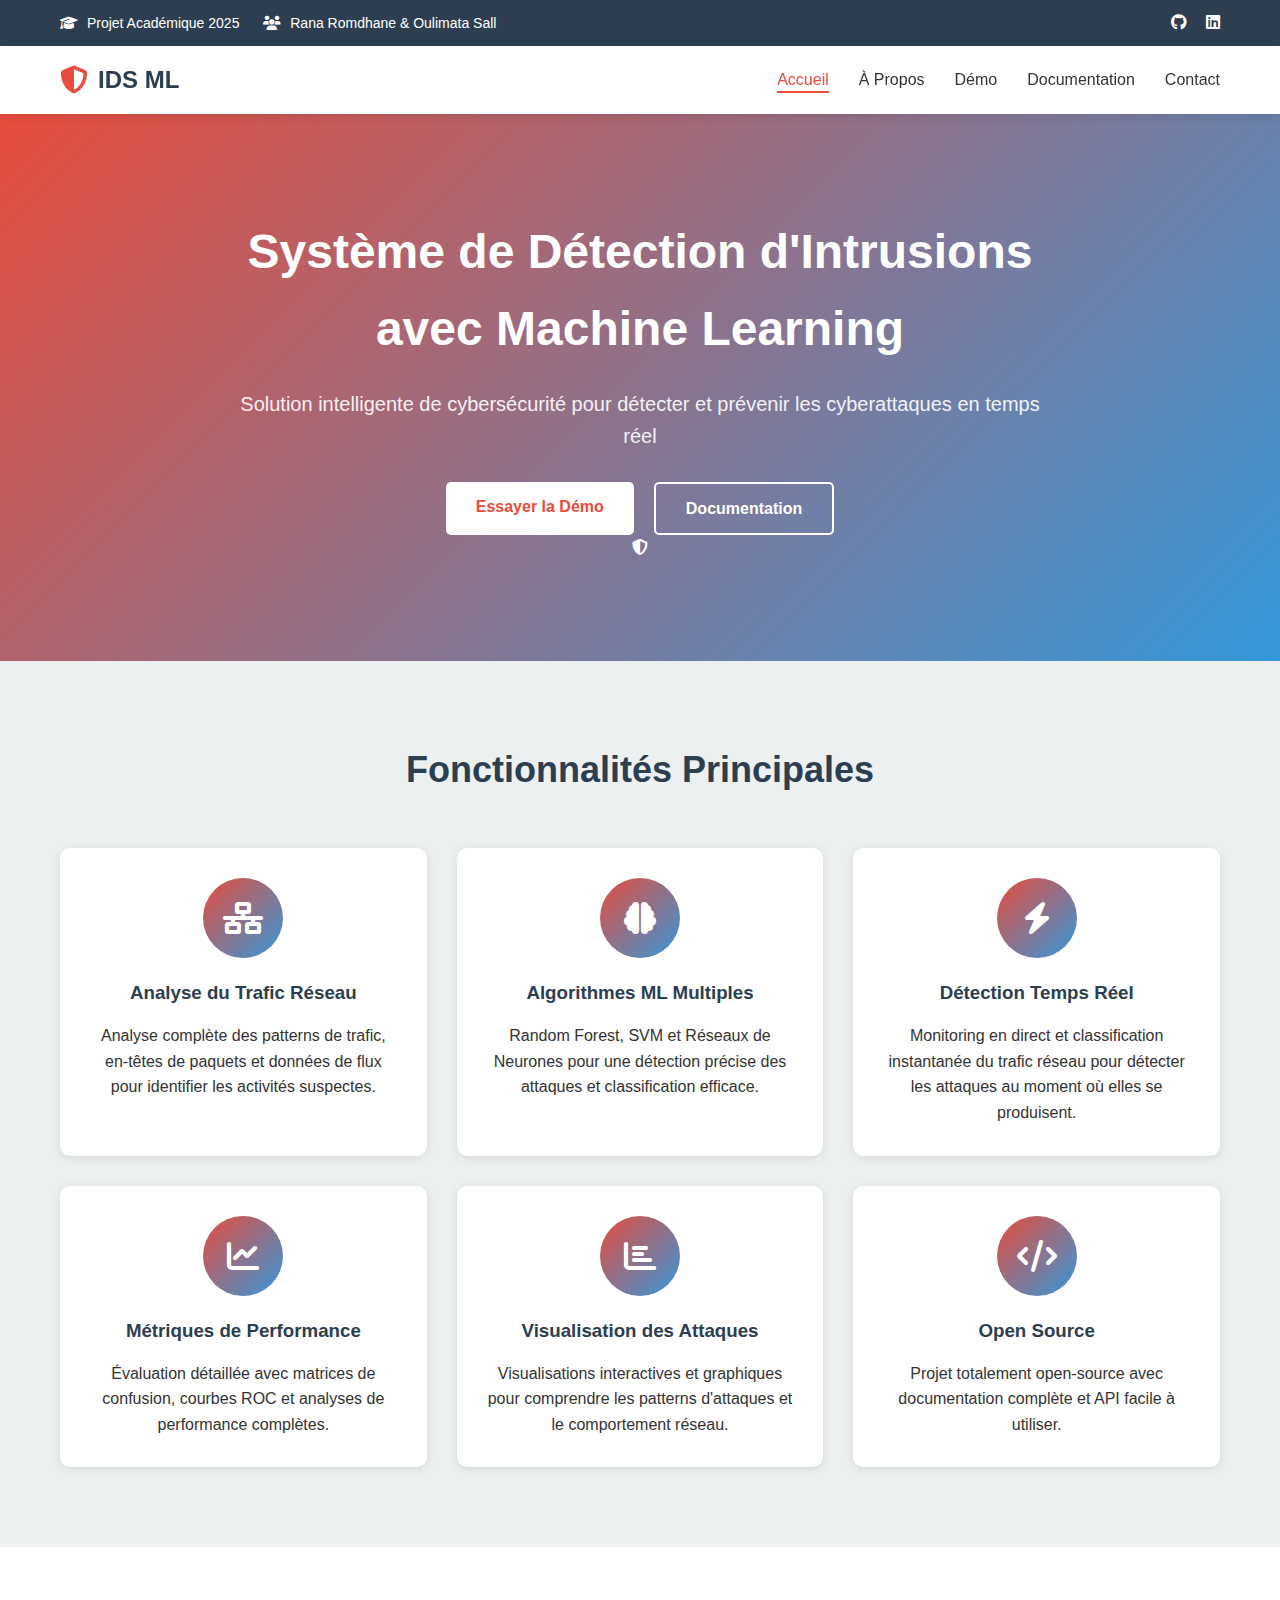
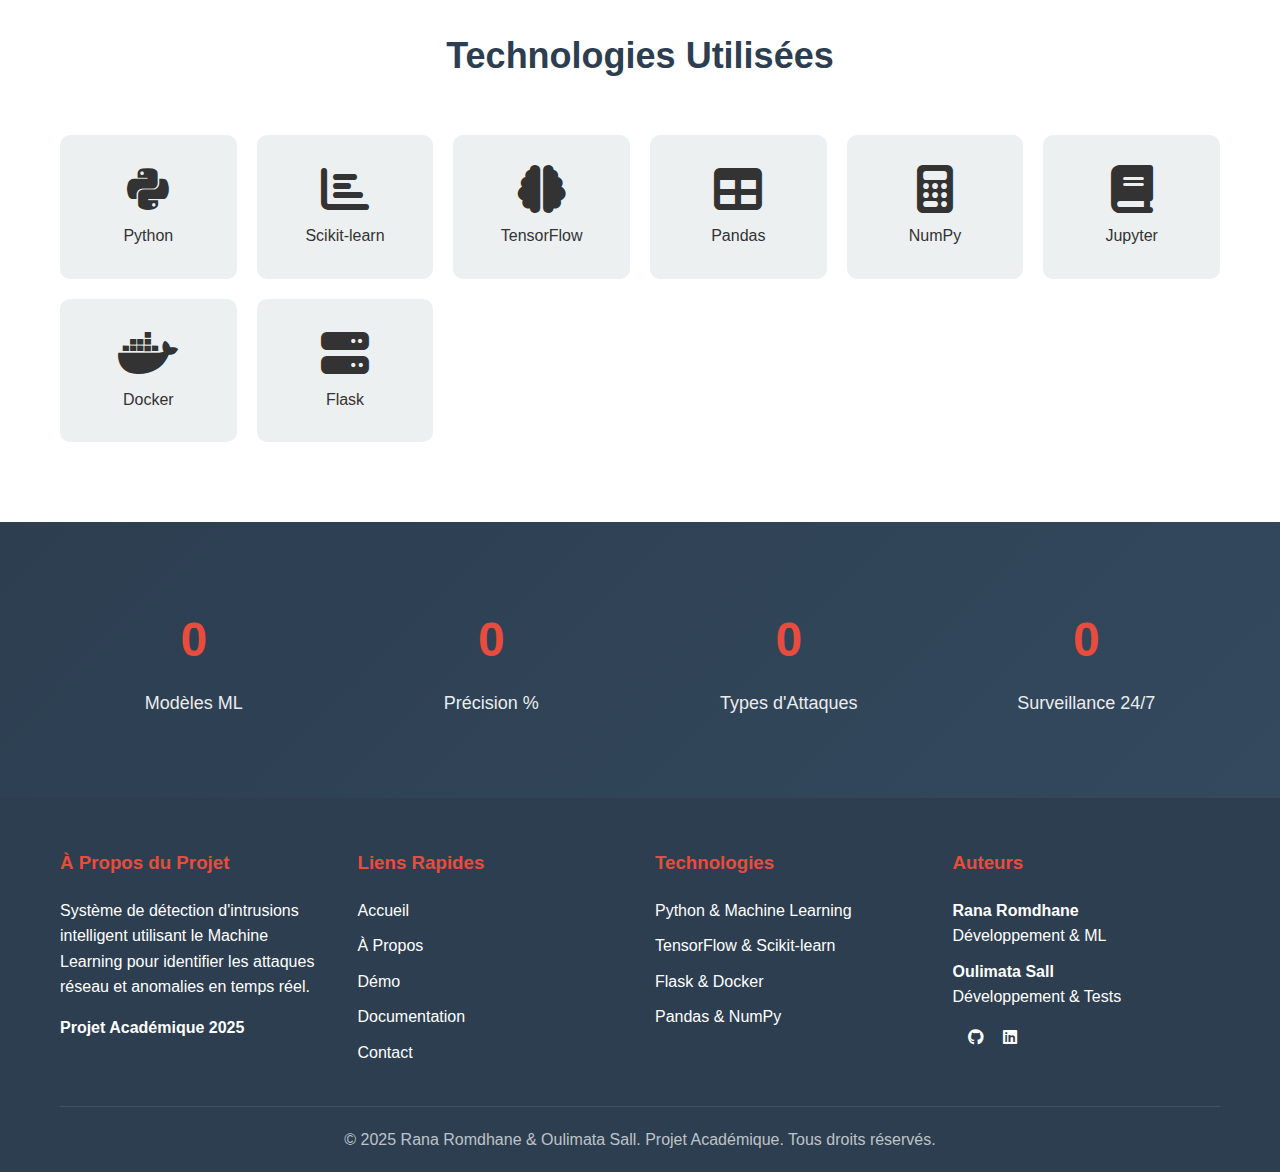
<file: web/index.html>
<!DOCTYPE html>
<html lang="fr">
<head>
    <meta charset="UTF-8">
    <meta name="viewport" content="width=device-width, initial-scale=1.0">
    <title>Système de Détection d'Intrusions avec Machine Learning</title>
    <meta name="description" content="Système intelligent de détection d'intrusions réseau basé sur le Machine Learning - Projet académique">
    <link rel="stylesheet" href="css/style.css">
    <link rel="stylesheet" href="https://cdnjs.cloudflare.com/ajax/libs/font-awesome/6.4.0/css/all.min.css">
</head>
<body>
    <!-- Top Bar -->
    <div class="top-bar" id="topBar">
        <div class="container">
            <div class="top-bar-content">
                <div class="contact-info">
                    <span><i class="fas fa-graduation-cap"></i> Projet Académique 2025</span>
                    <span><i class="fas fa-users"></i> Rana Romdhane & Oulimata Sall</span>
                </div>
                <div class="social-links">
                    <a href="#" aria-label="GitHub"><i class="fab fa-github"></i></a>
                    <a href="#" aria-label="LinkedIn"><i class="fab fa-linkedin"></i></a>
                </div>
            </div>
        </div>
    </div>

    <!-- Header -->
    <header class="header" id="header">
        <div class="container">
            <div class="header-content">
                <div class="logo">
                    <a href="index.html">
                        <i class="fas fa-shield-alt"></i>
                        <span>IDS ML</span>
                    </a>
                </div>
                <nav class="nav" id="nav">
                    <ul>
                        <li><a href="index.html" class="active">Accueil</a></li>
                        <li><a href="about.html">À Propos</a></li>
                        <li><a href="demo.html">Démo</a></li>
                        <li><a href="documentation.html">Documentation</a></li>
                        <li><a href="contact.html">Contact</a></li>
                    </ul>
                </nav>
                <button class="menu-toggle" id="menuToggle" aria-label="Toggle menu">
                    <span></span>
                    <span></span>
                    <span></span>
                </button>
            </div>
        </div>
    </header>

    <!-- Hero Section -->
    <section class="hero">
        <div class="container">
            <div class="hero-content">
                <h1>Système de Détection d'Intrusions avec Machine Learning</h1>
                <p class="hero-subtitle">Solution intelligente de cybersécurité pour détecter et prévenir les cyberattaques en temps réel</p>
                <div class="hero-buttons">
                    <a href="demo.html" class="btn btn-primary">Essayer la Démo</a>
                    <a href="documentation.html" class="btn btn-secondary">Documentation</a>
                </div>
            </div>
            <div class="hero-image">
                <i class="fas fa-shield-alt"></i>
            </div>
        </div>
    </section>

    <!-- Features Section -->
    <section class="features">
        <div class="container">
            <h2 class="section-title">Fonctionnalités Principales</h2>
            <div class="features-grid">
                <div class="feature-card">
                    <div class="feature-icon">
                        <i class="fas fa-network-wired"></i>
                    </div>
                    <h3>Analyse du Trafic Réseau</h3>
                    <p>Analyse complète des patterns de trafic, en-têtes de paquets et données de flux pour identifier les activités suspectes.</p>
                </div>
                <div class="feature-card">
                    <div class="feature-icon">
                        <i class="fas fa-brain"></i>
                    </div>
                    <h3>Algorithmes ML Multiples</h3>
                    <p>Random Forest, SVM et Réseaux de Neurones pour une détection précise des attaques et classification efficace.</p>
                </div>
                <div class="feature-card">
                    <div class="feature-icon">
                        <i class="fas fa-bolt"></i>
                    </div>
                    <h3>Détection Temps Réel</h3>
                    <p>Monitoring en direct et classification instantanée du trafic réseau pour détecter les attaques au moment où elles se produisent.</p>
                </div>
                <div class="feature-card">
                    <div class="feature-icon">
                        <i class="fas fa-chart-line"></i>
                    </div>
                    <h3>Métriques de Performance</h3>
                    <p>Évaluation détaillée avec matrices de confusion, courbes ROC et analyses de performance complètes.</p>
                </div>
                <div class="feature-card">
                    <div class="feature-icon">
                        <i class="fas fa-chart-bar"></i>
                    </div>
                    <h3>Visualisation des Attaques</h3>
                    <p>Visualisations interactives et graphiques pour comprendre les patterns d'attaques et le comportement réseau.</p>
                </div>
                <div class="feature-card">
                    <div class="feature-icon">
                        <i class="fas fa-code"></i>
                    </div>
                    <h3>Open Source</h3>
                    <p>Projet totalement open-source avec documentation complète et API facile à utiliser.</p>
                </div>
            </div>
        </div>
    </section>

    <!-- Technologies Section -->
    <section class="technologies">
        <div class="container">
            <h2 class="section-title">Technologies Utilisées</h2>
            <div class="tech-grid">
                <div class="tech-item">
                    <i class="fab fa-python"></i>
                    <span>Python</span>
                </div>
                <div class="tech-item">
                    <i class="fas fa-chart-bar"></i>
                    <span>Scikit-learn</span>
                </div>
                <div class="tech-item">
                    <i class="fas fa-brain"></i>
                    <span>TensorFlow</span>
                </div>
                <div class="tech-item">
                    <i class="fas fa-table"></i>
                    <span>Pandas</span>
                </div>
                <div class="tech-item">
                    <i class="fas fa-calculator"></i>
                    <span>NumPy</span>
                </div>
                <div class="tech-item">
                    <i class="fas fa-book"></i>
                    <span>Jupyter</span>
                </div>
                <div class="tech-item">
                    <i class="fab fa-docker"></i>
                    <span>Docker</span>
                </div>
                <div class="tech-item">
                    <i class="fas fa-server"></i>
                    <span>Flask</span>
                </div>
            </div>
        </div>
    </section>

    <!-- Stats Section -->
    <section class="stats">
        <div class="container">
            <div class="stats-grid">
                <div class="stat-item">
                    <div class="stat-number" data-target="3">0</div>
                    <div class="stat-label">Modèles ML</div>
                </div>
                <div class="stat-item">
                    <div class="stat-number" data-target="98">0</div>
                    <div class="stat-label">Précision %</div>
                </div>
                <div class="stat-item">
                    <div class="stat-number" data-target="5">0</div>
                    <div class="stat-label">Types d'Attaques</div>
                </div>
                <div class="stat-item">
                    <div class="stat-number" data-target="24">0</div>
                    <div class="stat-label">Surveillance 24/7</div>
                </div>
            </div>
        </div>
    </section>

    <!-- Footer -->
    <footer class="footer">
        <div class="container">
            <div class="footer-content">
                <div class="footer-section">
                    <h3>À Propos du Projet</h3>
                    <p>Système de détection d'intrusions intelligent utilisant le Machine Learning pour identifier les attaques réseau et anomalies en temps réel.</p>
                    <p style="margin-top: 15px;"><strong>Projet Académique 2025</strong></p>
                </div>
                <div class="footer-section">
                    <h3>Liens Rapides</h3>
                    <ul>
                        <li><a href="index.html">Accueil</a></li>
                        <li><a href="about.html">À Propos</a></li>
                        <li><a href="demo.html">Démo</a></li>
                        <li><a href="documentation.html">Documentation</a></li>
                        <li><a href="contact.html">Contact</a></li>
                    </ul>
                </div>
                <div class="footer-section">
                    <h3>Technologies</h3>
                    <ul>
                        <li>Python & Machine Learning</li>
                        <li>TensorFlow & Scikit-learn</li>
                        <li>Flask & Docker</li>
                        <li>Pandas & NumPy</li>
                    </ul>
                </div>
                <div class="footer-section">
                    <h3>Auteurs</h3>
                    <p><strong>Rana Romdhane</strong></p>
                    <p>Développement & ML</p>
                    <p style="margin-top: 10px;"><strong>Oulimata Sall</strong></p>
                    <p>Développement & Tests</p>
                    <div class="social-links" style="margin-top: 15px;">
                        <a href="#" aria-label="GitHub"><i class="fab fa-github"></i></a>
                        <a href="#" aria-label="LinkedIn"><i class="fab fa-linkedin"></i></a>
                    </div>
                </div>
            </div>
            <div class="footer-bottom">
                <p>&copy; 2025 Rana Romdhane & Oulimata Sall. Projet Académique. Tous droits réservés.</p>
            </div>
        </div>
    </footer>

    <script src="js/main.js"></script>
</body>
</html>
</file>
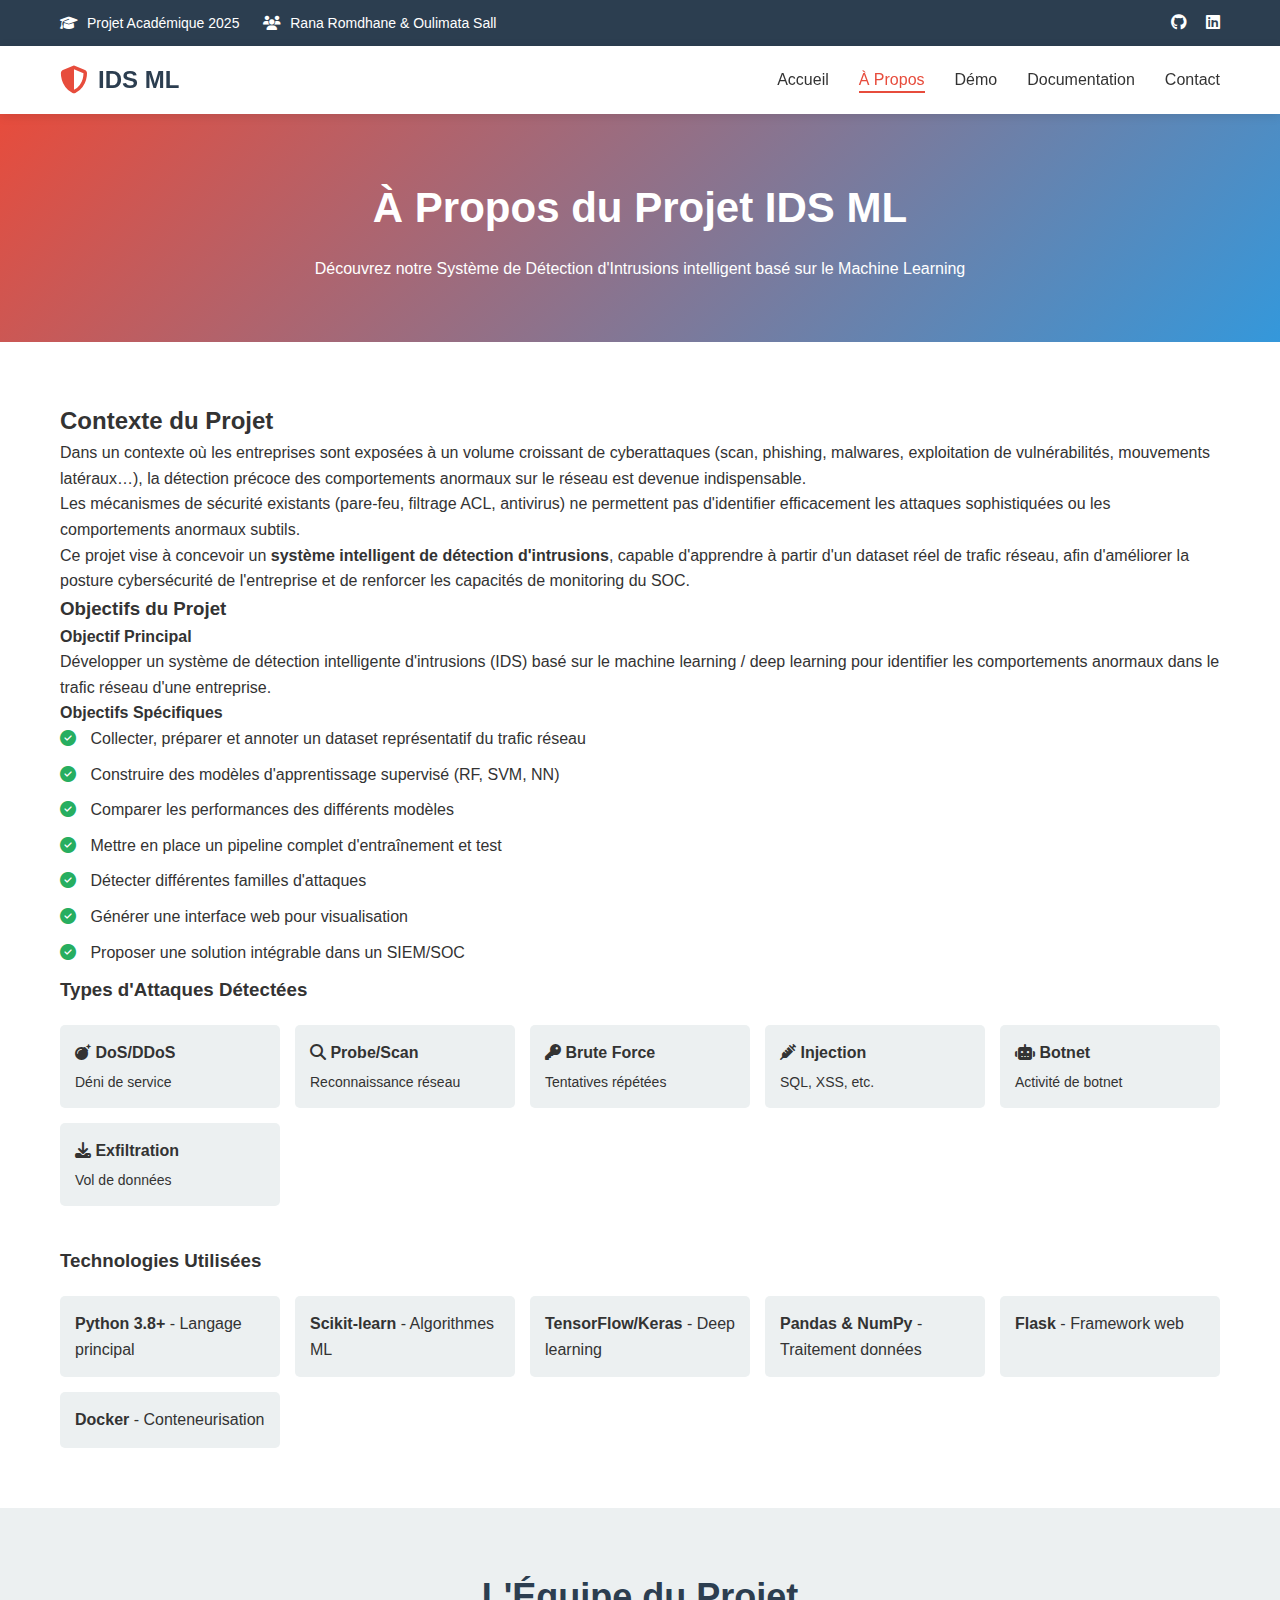
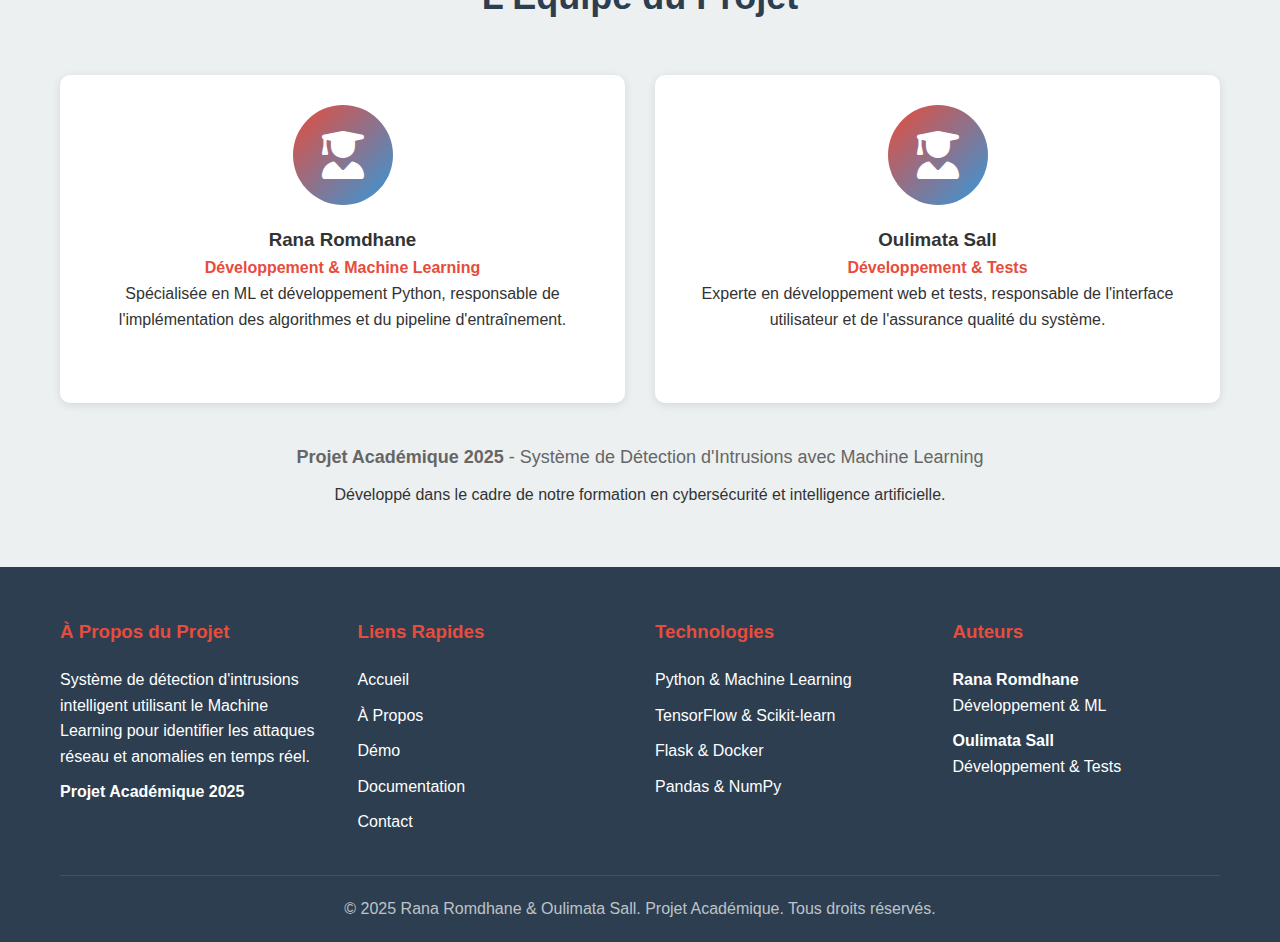
<file: web/about.html>
<!DOCTYPE html>
<html lang="fr">
<head>
    <meta charset="UTF-8">
    <meta name="viewport" content="width=device-width, initial-scale=1.0">
    <title>À Propos - IDS ML</title>
    <link rel="stylesheet" href="css/style.css">
    <link rel="stylesheet" href="https://cdnjs.cloudflare.com/ajax/libs/font-awesome/6.4.0/css/all.min.css">
</head>
<body>
    <!-- Top Bar -->
    <div class="top-bar" id="topBar">
        <div class="container">
            <div class="top-bar-content">
                <div class="contact-info">
                    <span><i class="fas fa-graduation-cap"></i> Projet Académique 2025</span>
                    <span><i class="fas fa-users"></i> Rana Romdhane & Oulimata Sall</span>
                </div>
                <div class="social-links">
                    <a href="#" aria-label="GitHub"><i class="fab fa-github"></i></a>
                    <a href="#" aria-label="LinkedIn"><i class="fab fa-linkedin"></i></a>
                </div>
            </div>
        </div>
    </div>

    <!-- Header -->
    <header class="header" id="header">
        <div class="container">
            <div class="header-content">
                <div class="logo">
                    <a href="index.html">
                        <i class="fas fa-shield-alt"></i>
                        <span>IDS ML</span>
                    </a>
                </div>
                <nav class="nav" id="nav">
                    <ul>
                        <li><a href="index.html">Accueil</a></li>
                        <li><a href="about.html" class="active">À Propos</a></li>
                        <li><a href="demo.html">Démo</a></li>
                        <li><a href="documentation.html">Documentation</a></li>
                        <li><a href="contact.html">Contact</a></li>
                    </ul>
                </nav>
                <button class="menu-toggle" id="menuToggle" aria-label="Toggle menu">
                    <span></span>
                    <span></span>
                    <span></span>
                </button>
            </div>
        </div>
    </header>

    <!-- Page Header -->
    <section class="page-header">
        <div class="container">
            <h1>À Propos du Projet IDS ML</h1>
            <p>Découvrez notre Système de Détection d'Intrusions intelligent basé sur le Machine Learning</p>
        </div>
    </section>

    <!-- About Content -->
    <section class="about-section" style="padding: 60px 0;">
        <div class="container">
            <div class="about-content">
                <div class="about-text">
                    <h2>Contexte du Projet</h2>
                    <p>Dans un contexte où les entreprises sont exposées à un volume croissant de cyberattaques (scan, phishing, malwares, exploitation de vulnérabilités, mouvements latéraux…), la détection précoce des comportements anormaux sur le réseau est devenue indispensable.</p>
                    
                    <p>Les mécanismes de sécurité existants (pare-feu, filtrage ACL, antivirus) ne permettent pas d'identifier efficacement les attaques sophistiquées ou les comportements anormaux subtils.</p>

                    <p>Ce projet vise à concevoir un <strong>système intelligent de détection d'intrusions</strong>, capable d'apprendre à partir d'un dataset réel de trafic réseau, afin d'améliorer la posture cybersécurité de l'entreprise et de renforcer les capacités de monitoring du SOC.</p>
                    
                    <h3>Objectifs du Projet</h3>
                    <h4>Objectif Principal</h4>
                    <p>Développer un système de détection intelligente d'intrusions (IDS) basé sur le machine learning / deep learning pour identifier les comportements anormaux dans le trafic réseau d'une entreprise.</p>

                    <h4>Objectifs Spécifiques</h4>
                    <ul style="list-style: none; padding: 0;">
                        <li style="margin-bottom: 10px;"><i class="fas fa-check-circle" style="color: var(--success-color); margin-right: 10px;"></i> Collecter, préparer et annoter un dataset représentatif du trafic réseau</li>
                        <li style="margin-bottom: 10px;"><i class="fas fa-check-circle" style="color: var(--success-color); margin-right: 10px;"></i> Construire des modèles d'apprentissage supervisé (RF, SVM, NN)</li>
                        <li style="margin-bottom: 10px;"><i class="fas fa-check-circle" style="color: var(--success-color); margin-right: 10px;"></i> Comparer les performances des différents modèles</li>
                        <li style="margin-bottom: 10px;"><i class="fas fa-check-circle" style="color: var(--success-color); margin-right: 10px;"></i> Mettre en place un pipeline complet d'entraînement et test</li>
                        <li style="margin-bottom: 10px;"><i class="fas fa-check-circle" style="color: var(--success-color); margin-right: 10px;"></i> Détecter différentes familles d'attaques</li>
                        <li style="margin-bottom: 10px;"><i class="fas fa-check-circle" style="color: var(--success-color); margin-right: 10px;"></i> Générer une interface web pour visualisation</li>
                        <li style="margin-bottom: 10px;"><i class="fas fa-check-circle" style="color: var(--success-color); margin-right: 10px;"></i> Proposer une solution intégrable dans un SIEM/SOC</li>
                    </ul>

                    <h3>Types d'Attaques Détectées</h3>
                    <div class="tech-list" style="display: grid; grid-template-columns: repeat(auto-fit, minmax(200px, 1fr)); gap: 15px; margin-top: 20px;">
                        <div style="background: var(--light-color); padding: 15px; border-radius: 5px;">
                            <strong><i class="fas fa-bomb"></i> DoS/DDoS</strong>
                            <p style="font-size: 14px; margin-top: 5px;">Déni de service</p>
                        </div>
                        <div style="background: var(--light-color); padding: 15px; border-radius: 5px;">
                            <strong><i class="fas fa-search"></i> Probe/Scan</strong>
                            <p style="font-size: 14px; margin-top: 5px;">Reconnaissance réseau</p>
                        </div>
                        <div style="background: var(--light-color); padding: 15px; border-radius: 5px;">
                            <strong><i class="fas fa-key"></i> Brute Force</strong>
                            <p style="font-size: 14px; margin-top: 5px;">Tentatives répétées</p>
                        </div>
                        <div style="background: var(--light-color); padding: 15px; border-radius: 5px;">
                            <strong><i class="fas fa-syringe"></i> Injection</strong>
                            <p style="font-size: 14px; margin-top: 5px;">SQL, XSS, etc.</p>
                        </div>
                        <div style="background: var(--light-color); padding: 15px; border-radius: 5px;">
                            <strong><i class="fas fa-robot"></i> Botnet</strong>
                            <p style="font-size: 14px; margin-top: 5px;">Activité de botnet</p>
                        </div>
                        <div style="background: var(--light-color); padding: 15px; border-radius: 5px;">
                            <strong><i class="fas fa-download"></i> Exfiltration</strong>
                            <p style="font-size: 14px; margin-top: 5px;">Vol de données</p>
                        </div>
                    </div>

                    <h3 style="margin-top: 40px;">Technologies Utilisées</h3>
                    <div class="tech-list" style="display: grid; grid-template-columns: repeat(auto-fit, minmax(200px, 1fr)); gap: 15px; margin-top: 20px;">
                        <div style="background: var(--light-color); padding: 15px; border-radius: 5px;">
                            <strong>Python 3.8+</strong> - Langage principal
                        </div>
                        <div style="background: var(--light-color); padding: 15px; border-radius: 5px;">
                            <strong>Scikit-learn</strong> - Algorithmes ML
                        </div>
                        <div style="background: var(--light-color); padding: 15px; border-radius: 5px;">
                            <strong>TensorFlow/Keras</strong> - Deep learning
                        </div>
                        <div style="background: var(--light-color); padding: 15px; border-radius: 5px;">
                            <strong>Pandas & NumPy</strong> - Traitement données
                        </div>
                        <div style="background: var(--light-color); padding: 15px; border-radius: 5px;">
                            <strong>Flask</strong> - Framework web
                        </div>
                        <div style="background: var(--light-color); padding: 15px; border-radius: 5px;">
                            <strong>Docker</strong> - Conteneurisation
                        </div>
                    </div>
                </div>
            </div>
        </div>
    </section>

    <!-- Team Section -->
    <section class="team-section" style="padding: 60px 0; background: var(--light-color);">
        <div class="container">
            <h2 class="section-title">L'Équipe du Projet</h2>
            <div class="team-grid" style="display: grid; grid-template-columns: repeat(auto-fit, minmax(300px, 1fr)); gap: 30px;">
                <div class="team-card" style="background: #fff; padding: 30px; border-radius: 10px; box-shadow: var(--shadow); text-align: center;">
                    <div class="team-icon" style="width: 100px; height: 100px; margin: 0 auto 20px; background: linear-gradient(135deg, var(--primary-color), var(--secondary-color)); border-radius: 50%; display: flex; align-items: center; justify-content: center; color: #fff; font-size: 48px;">
                        <i class="fas fa-user-graduate"></i>
                    </div>
                    <h3>Rana Romdhane</h3>
                    <p style="color: var(--primary-color); font-weight: bold;">Développement & Machine Learning</p>
                    <p>Spécialisée en ML et développement Python, responsable de l'implémentation des algorithmes et du pipeline d'entraînement.</p>
                    <div class="social-links" style="margin-top: 15px;">
                        <a href="#" aria-label="GitHub"><i class="fab fa-github"></i></a>
                        <a href="#" aria-label="LinkedIn"><i class="fab fa-linkedin"></i></a>
                    </div>
                </div>
                <div class="team-card" style="background: #fff; padding: 30px; border-radius: 10px; box-shadow: var(--shadow); text-align: center;">
                    <div class="team-icon" style="width: 100px; height: 100px; margin: 0 auto 20px; background: linear-gradient(135deg, var(--primary-color), var(--secondary-color)); border-radius: 50%; display: flex; align-items: center; justify-content: center; color: #fff; font-size: 48px;">
                        <i class="fas fa-user-graduate"></i>
                    </div>
                    <h3>Oulimata Sall</h3>
                    <p style="color: var(--primary-color); font-weight: bold;">Développement & Tests</p>
                    <p>Experte en développement web et tests, responsable de l'interface utilisateur et de l'assurance qualité du système.</p>
                    <div class="social-links" style="margin-top: 15px;">
                        <a href="#" aria-label="GitHub"><i class="fab fa-github"></i></a>
                        <a href="#" aria-label="LinkedIn"><i class="fab fa-linkedin"></i></a>
                    </div>
                </div>
            </div>
            <div style="text-align: center; margin-top: 40px;">
                <p style="font-size: 18px; color: var(--text-light);">
                    <strong>Projet Académique 2025</strong> - Système de Détection d'Intrusions avec Machine Learning
                </p>
                <p style="margin-top: 10px;">
                    Développé dans le cadre de notre formation en cybersécurité et intelligence artificielle.
                </p>
            </div>
        </div>
    </section>

    <!-- Footer -->
    <footer class="footer">
        <div class="container">
            <div class="footer-content">
                <div class="footer-section">
                    <h3>À Propos du Projet</h3>
                    <p>Système de détection d'intrusions intelligent utilisant le Machine Learning pour identifier les attaques réseau et anomalies en temps réel.</p>
                    <p style="margin-top: 10px;"><strong>Projet Académique 2025</strong></p>
                </div>
                <div class="footer-section">
                    <h3>Liens Rapides</h3>
                    <ul>
                        <li><a href="index.html">Accueil</a></li>
                        <li><a href="about.html">À Propos</a></li>
                        <li><a href="demo.html">Démo</a></li>
                        <li><a href="documentation.html">Documentation</a></li>
                        <li><a href="contact.html">Contact</a></li>
                    </ul>
                </div>
                <div class="footer-section">
                    <h3>Technologies</h3>
                    <ul>
                        <li>Python & Machine Learning</li>
                        <li>TensorFlow & Scikit-learn</li>
                        <li>Flask & Docker</li>
                        <li>Pandas & NumPy</li>
                    </ul>
                </div>
                <div class="footer-section">
                    <h3>Auteurs</h3>
                    <p><strong>Rana Romdhane</strong></p>
                    <p>Développement & ML</p>
                    <p style="margin-top: 10px;"><strong>Oulimata Sall</strong></p>
                    <p>Développement & Tests</p>
                </div>
            </div>
            <div class="footer-bottom">
                <p>&copy; 2025 Rana Romdhane & Oulimata Sall. Projet Académique. Tous droits réservés.</p>
            </div>
        </div>
    </footer>

    <script src="js/main.js"></script>
</body>
</html>
</file>
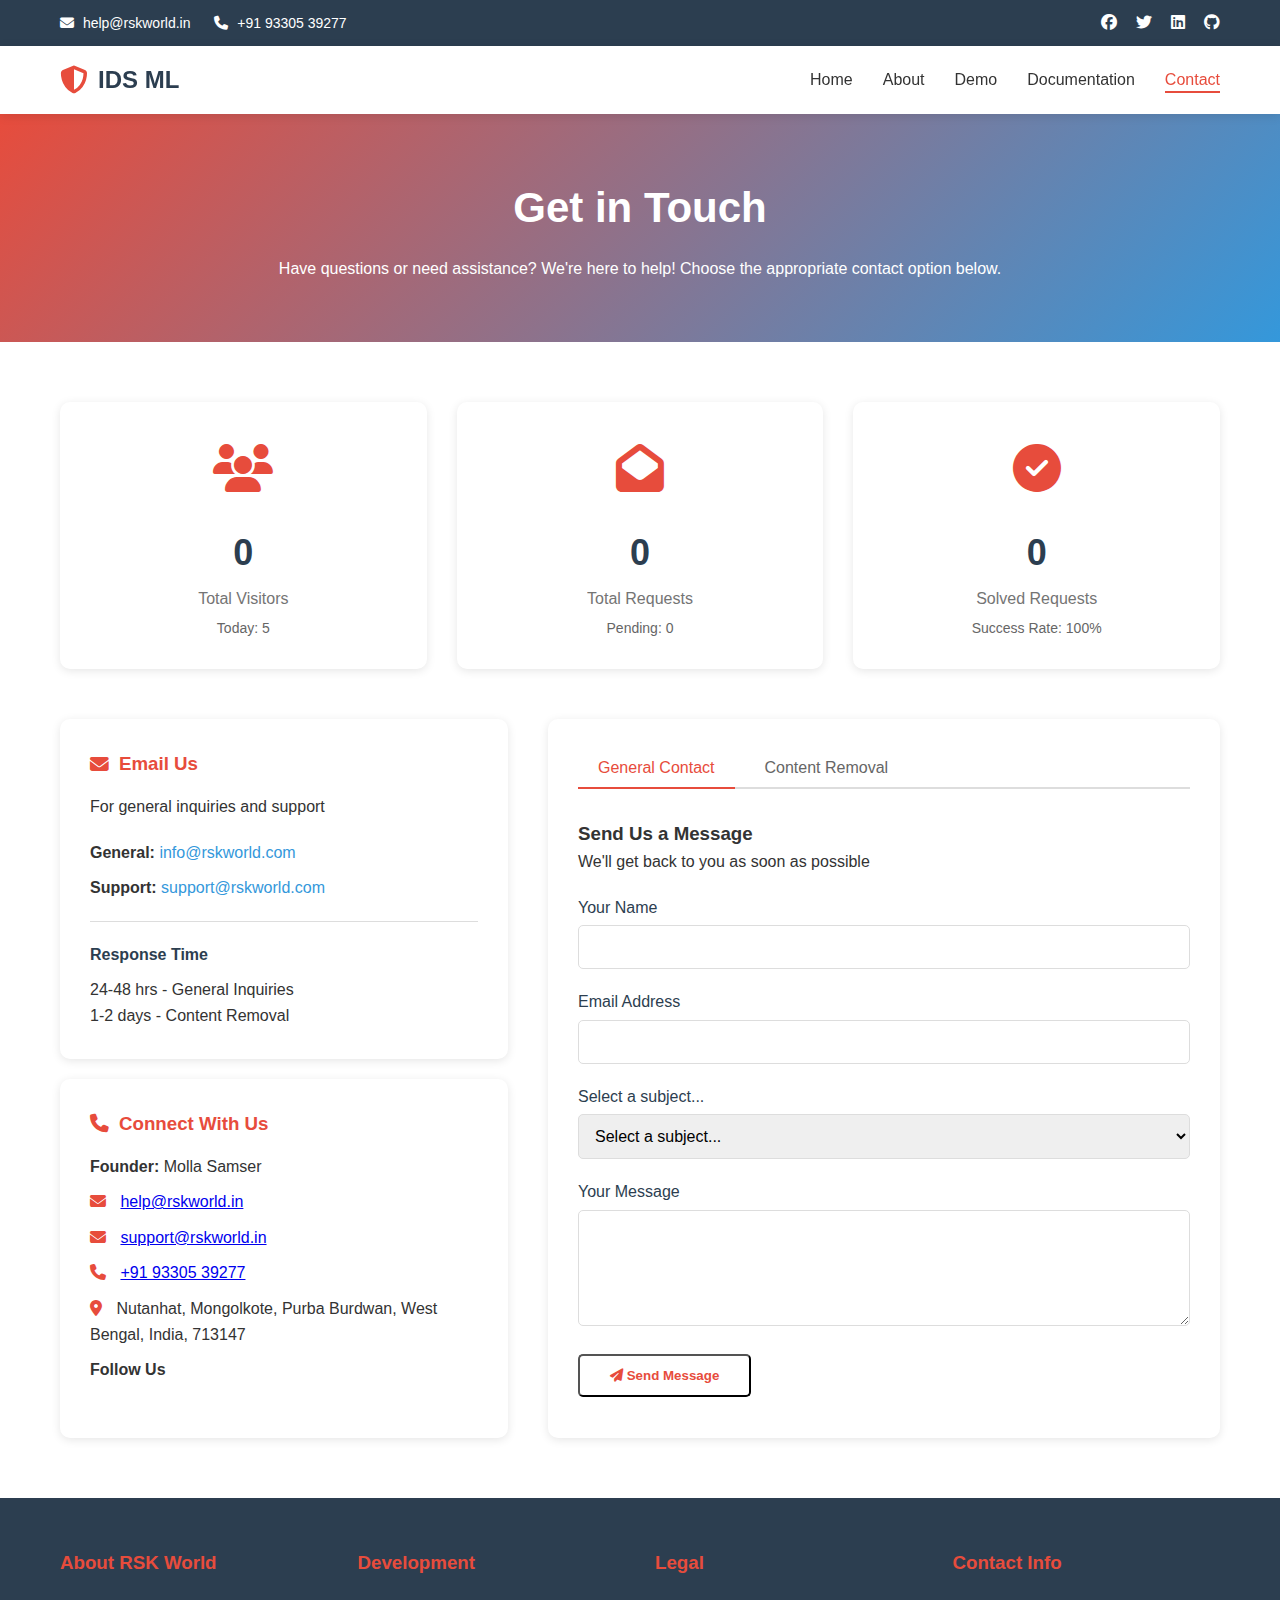
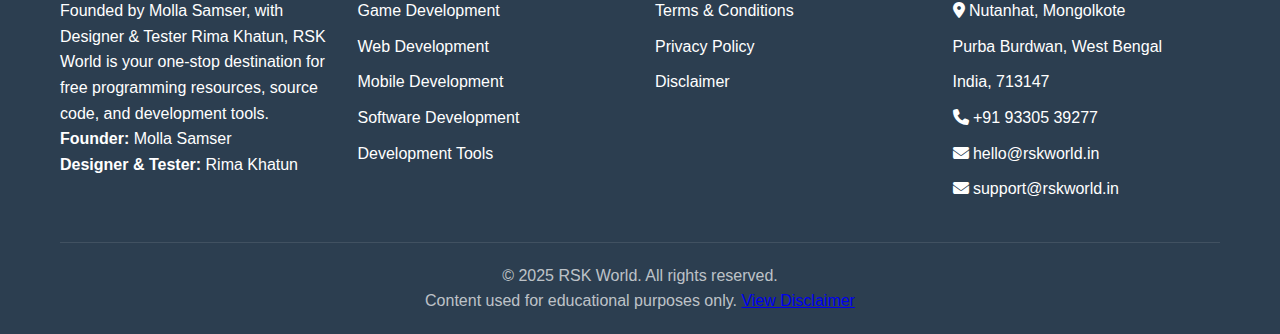
<file: web/contact.html>
<!DOCTYPE html>
<html lang="en">
<head>
    <meta charset="UTF-8">
    <meta name="viewport" content="width=device-width, initial-scale=1.0">
    <title>Contact Us - IDS ML | RSK World</title>
    <link rel="stylesheet" href="css/style.css">
    <link rel="stylesheet" href="https://cdnjs.cloudflare.com/ajax/libs/font-awesome/6.4.0/css/all.min.css">
</head>
<body>
    <!-- Top Bar -->
    <div class="top-bar" id="topBar">
        <div class="container">
            <div class="top-bar-content">
                <div class="contact-info">
                    <span><i class="fas fa-envelope"></i> help@rskworld.in</span>
                    <span><i class="fas fa-phone"></i> +91 93305 39277</span>
                </div>
                <div class="social-links">
                    <a href="#" aria-label="Facebook"><i class="fab fa-facebook"></i></a>
                    <a href="#" aria-label="Twitter"><i class="fab fa-twitter"></i></a>
                    <a href="#" aria-label="LinkedIn"><i class="fab fa-linkedin"></i></a>
                    <a href="#" aria-label="GitHub"><i class="fab fa-github"></i></a>
                </div>
            </div>
        </div>
    </div>

    <!-- Header -->
    <header class="header" id="header">
        <div class="container">
            <div class="header-content">
                <div class="logo">
                    <a href="index.html">
                        <i class="fas fa-shield-alt"></i>
                        <span>IDS ML</span>
                    </a>
                </div>
                <nav class="nav" id="nav">
                    <ul>
                        <li><a href="index.html">Home</a></li>
                        <li><a href="about.html">About</a></li>
                        <li><a href="demo.html">Demo</a></li>
                        <li><a href="documentation.html">Documentation</a></li>
                        <li><a href="contact.html" class="active">Contact</a></li>
                    </ul>
                </nav>
                <button class="menu-toggle" id="menuToggle" aria-label="Toggle menu">
                    <span></span>
                    <span></span>
                    <span></span>
                </button>
            </div>
        </div>
    </header>

    <!-- Page Header -->
    <section class="page-header">
        <div class="container">
            <h1>Get in Touch</h1>
            <p>Have questions or need assistance? We're here to help! Choose the appropriate contact option below.</p>
        </div>
    </section>

    <!-- Contact Section -->
    <section class="contact-section">
        <div class="container">
            <div class="contact-stats">
                <div class="stat-card">
                    <div class="stat-icon"><i class="fas fa-users"></i></div>
                    <div class="stat-number" data-target="0">0</div>
                    <div class="stat-label">Total Visitors</div>
                    <div class="stat-sub">Today: 5</div>
                </div>
                <div class="stat-card">
                    <div class="stat-icon"><i class="fas fa-envelope-open"></i></div>
                    <div class="stat-number" data-target="0">0</div>
                    <div class="stat-label">Total Requests</div>
                    <div class="stat-sub">Pending: 0</div>
                </div>
                <div class="stat-card">
                    <div class="stat-icon"><i class="fas fa-check-circle"></i></div>
                    <div class="stat-number" data-target="0">0</div>
                    <div class="stat-label">Solved Requests</div>
                    <div class="stat-sub">Success Rate: 100%</div>
                </div>
            </div>

            <div class="contact-content">
                <div class="contact-info-cards">
                    <div class="info-card">
                        <h3><i class="fas fa-envelope"></i> Email Us</h3>
                        <p>For general inquiries and support</p>
                        <div class="email-list">
                            <div class="email-item">
                                <strong>General:</strong> <a href="mailto:info@rskworld.com">info@rskworld.com</a>
                            </div>
                            <div class="email-item">
                                <strong>Support:</strong> <a href="mailto:support@rskworld.com">support@rskworld.com</a>
                            </div>
                        </div>
                        <div class="response-time">
                            <h4>Response Time</h4>
                            <p>24-48 hrs - General Inquiries</p>
                            <p>1-2 days - Content Removal</p>
                        </div>
                    </div>

                    <div class="info-card">
                        <h3><i class="fas fa-phone"></i> Connect With Us</h3>
                        <div class="contact-details">
                            <p><strong>Founder:</strong> Molla Samser</p>
                            <p><i class="fas fa-envelope"></i> <a href="mailto:help@rskworld.in">help@rskworld.in</a></p>
                            <p><i class="fas fa-envelope"></i> <a href="mailto:support@rskworld.in">support@rskworld.in</a></p>
                            <p><i class="fas fa-phone"></i> <a href="tel:+919330539277">+91 93305 39277</a></p>
                            <p><i class="fas fa-map-marker-alt"></i> Nutanhat, Mongolkote, Purba Burdwan, West Bengal, India, 713147</p>
                        </div>
                        <div class="social-links">
                            <h4>Follow Us</h4>
                            <a href="#" aria-label="Facebook"><i class="fab fa-facebook"></i></a>
                            <a href="#" aria-label="Twitter"><i class="fab fa-twitter"></i></a>
                            <a href="#" aria-label="LinkedIn"><i class="fab fa-linkedin"></i></a>
                            <a href="#" aria-label="GitHub"><i class="fab fa-github"></i></a>
                        </div>
                    </div>
                </div>

                <div class="contact-forms">
                    <div class="form-tabs">
                        <button class="tab-btn active" data-tab="general">General Contact</button>
                        <button class="tab-btn" data-tab="removal">Content Removal</button>
                    </div>

                    <!-- General Contact Form -->
                    <div class="tab-content active" id="general">
                        <h3>Send Us a Message</h3>
                        <p>We'll get back to you as soon as possible</p>
                        <form id="contactForm" class="contact-form">
                            <div class="form-group">
                                <label for="name">Your Name</label>
                                <input type="text" id="name" name="name" required>
                            </div>
                            <div class="form-group">
                                <label for="email">Email Address</label>
                                <input type="email" id="email" name="email" required>
                            </div>
                            <div class="form-group">
                                <label for="subject">Select a subject...</label>
                                <select id="subject" name="subject" required>
                                    <option value="">Select a subject...</option>
                                    <option value="general">General Inquiry</option>
                                    <option value="technical">Technical Support</option>
                                    <option value="feature">Feature Request</option>
                                    <option value="bug">Bug Report</option>
                                    <option value="other">Other</option>
                                </select>
                            </div>
                            <div class="form-group">
                                <label for="message">Your Message</label>
                                <textarea id="message" name="message" rows="5" required></textarea>
                            </div>
                            <button type="submit" class="btn btn-primary">
                                <i class="fas fa-paper-plane"></i> Send Message
                            </button>
                        </form>
                    </div>

                    <!-- Content Removal Form -->
                    <div class="tab-content" id="removal">
                        <h3>Content Removal Request</h3>
                        <p>Request removal of your content</p>
                        <form id="removalForm" class="contact-form">
                            <div class="form-group">
                                <label for="removal_name">Your Name</label>
                                <input type="text" id="removal_name" name="name" required>
                            </div>
                            <div class="form-group">
                                <label for="removal_email">Email Address</label>
                                <input type="email" id="removal_email" name="email" required>
                            </div>
                            <div class="form-group">
                                <label for="content_url">Content URL</label>
                                <input type="url" id="content_url" name="content_url" required>
                            </div>
                            <div class="form-group">
                                <label for="proof">Proof of Ownership</label>
                                <input type="file" id="proof" name="proof" accept=".pdf,.doc,.docx,.jpg,.png">
                                <small>Upload proof that you own this content (PDF, DOC, or Image)</small>
                            </div>
                            <div class="form-group">
                                <label for="removal_details">Additional Details</label>
                                <textarea id="removal_details" name="details" rows="5"></textarea>
                            </div>
                            <div class="form-group checkbox-group">
                                <label>
                                    <input type="checkbox" id="ownership_confirm" name="ownership_confirm" required>
                                    I confirm that I am the rightful owner of this content
                                </label>
                            </div>
                            <button type="submit" class="btn btn-primary">
                                <i class="fas fa-trash-alt"></i> Submit Removal Request
                            </button>
                        </form>
                    </div>
                </div>
            </div>
        </div>
    </section>

    <!-- Footer -->
    <footer class="footer">
        <div class="container">
            <div class="footer-content">
                <div class="footer-section">
                    <h3>About RSK World</h3>
                    <p>Founded by Molla Samser, with Designer & Tester Rima Khatun, RSK World is your one-stop destination for free programming resources, source code, and development tools.</p>
                    <p><strong>Founder:</strong> Molla Samser</p>
                    <p><strong>Designer & Tester:</strong> Rima Khatun</p>
                </div>
                <div class="footer-section">
                    <h3>Development</h3>
                    <ul>
                        <li><a href="#">Game Development</a></li>
                        <li><a href="#">Web Development</a></li>
                        <li><a href="#">Mobile Development</a></li>
                        <li><a href="#">Software Development</a></li>
                        <li><a href="#">Development Tools</a></li>
                    </ul>
                </div>
                <div class="footer-section">
                    <h3>Legal</h3>
                    <ul>
                        <li><a href="terms.html">Terms & Conditions</a></li>
                        <li><a href="privacy.html">Privacy Policy</a></li>
                        <li><a href="disclaimer.html">Disclaimer</a></li>
                    </ul>
                </div>
                <div class="footer-section">
                    <h3>Contact Info</h3>
                    <ul>
                        <li><i class="fas fa-map-marker-alt"></i> Nutanhat, Mongolkote</li>
                        <li>Purba Burdwan, West Bengal</li>
                        <li>India, 713147</li>
                        <li><i class="fas fa-phone"></i> +91 93305 39277</li>
                        <li><i class="fas fa-envelope"></i> hello@rskworld.in</li>
                        <li><i class="fas fa-envelope"></i> support@rskworld.in</li>
                    </ul>
                </div>
            </div>
            <div class="footer-bottom">
                <p>&copy; 2025 RSK World. All rights reserved.</p>
                <p>Content used for educational purposes only. <a href="disclaimer.html">View Disclaimer</a></p>
            </div>
        </div>
    </footer>

    <script src="js/main.js"></script>
    <script src="js/contact.js"></script>
</body>
</html>
</file>
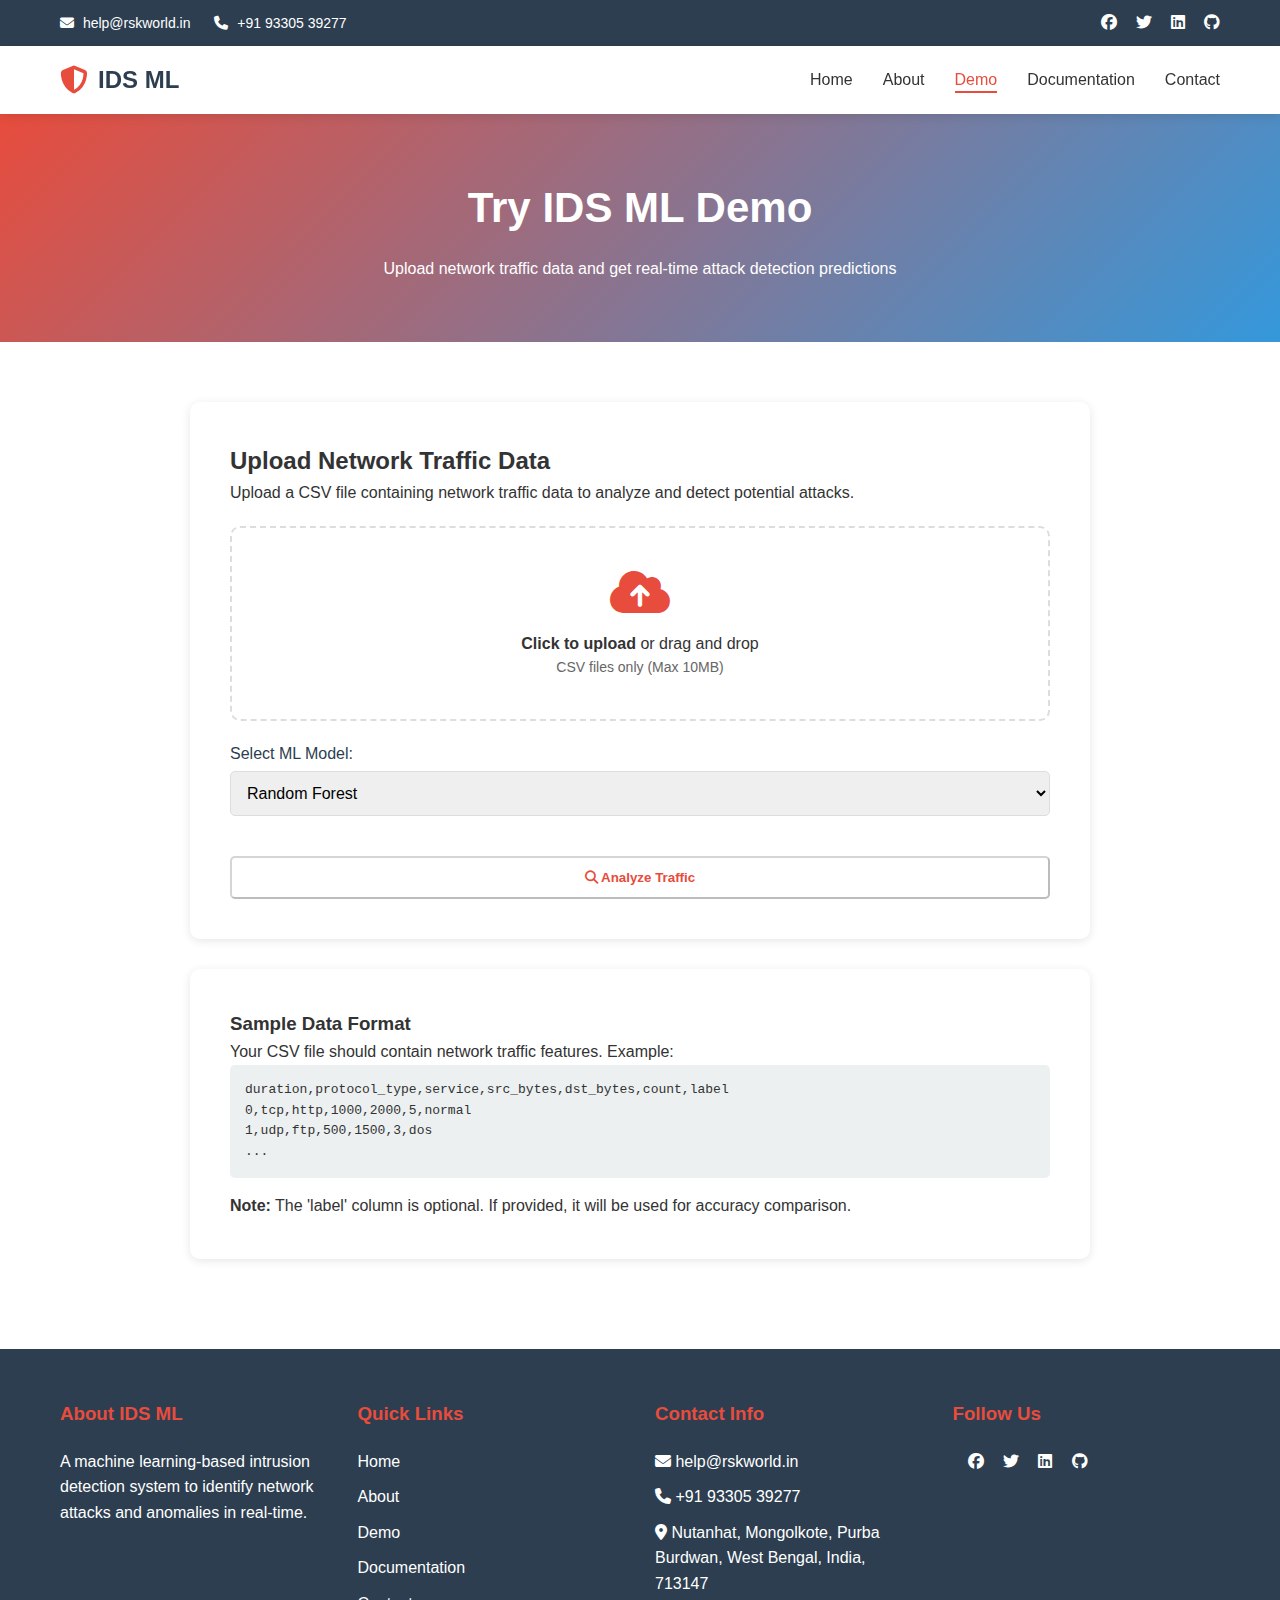
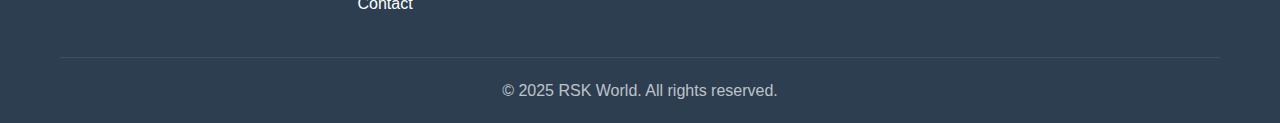
<file: web/demo.html>
<!DOCTYPE html>
<html lang="en">
<head>
    <meta charset="UTF-8">
    <meta name="viewport" content="width=device-width, initial-scale=1.0">
    <title>Demo - IDS ML | RSK World</title>
    <link rel="stylesheet" href="css/style.css">
    <link rel="stylesheet" href="https://cdnjs.cloudflare.com/ajax/libs/font-awesome/6.4.0/css/all.min.css">
    <style>
        .demo-section {
            padding: 60px 0;
        }
        .demo-container {
            max-width: 900px;
            margin: 0 auto;
        }
        .demo-card {
            background: #fff;
            padding: 40px;
            border-radius: 10px;
            box-shadow: var(--shadow);
            margin-bottom: 30px;
        }
        .upload-area {
            border: 2px dashed var(--border-color);
            border-radius: 10px;
            padding: 40px;
            text-align: center;
            margin: 20px 0;
            transition: var(--transition);
            cursor: pointer;
        }
        .upload-area:hover {
            border-color: var(--primary-color);
            background: var(--light-color);
        }
        .upload-area.dragover {
            border-color: var(--primary-color);
            background: rgba(231, 76, 60, 0.1);
        }
        .results {
            margin-top: 30px;
            display: none;
        }
        .results.show {
            display: block;
        }
        .result-card {
            background: var(--light-color);
            padding: 20px;
            border-radius: 5px;
            margin-bottom: 15px;
        }
        .prediction-badge {
            display: inline-block;
            padding: 8px 16px;
            border-radius: 20px;
            font-weight: bold;
            margin-top: 10px;
        }
        .prediction-normal {
            background: var(--success-color);
            color: #fff;
        }
        .prediction-attack {
            background: var(--primary-color);
            color: #fff;
        }
        .loading {
            display: none;
            text-align: center;
            padding: 20px;
        }
        .loading.show {
            display: block;
        }
        .spinner {
            border: 4px solid var(--light-color);
            border-top: 4px solid var(--primary-color);
            border-radius: 50%;
            width: 40px;
            height: 40px;
            animation: spin 1s linear infinite;
            margin: 0 auto 10px;
        }
        @keyframes spin {
            0% { transform: rotate(0deg); }
            100% { transform: rotate(360deg); }
        }
    </style>
</head>
<body>
    <!-- Top Bar -->
    <div class="top-bar" id="topBar">
        <div class="container">
            <div class="top-bar-content">
                <div class="contact-info">
                    <span><i class="fas fa-envelope"></i> help@rskworld.in</span>
                    <span><i class="fas fa-phone"></i> +91 93305 39277</span>
                </div>
                <div class="social-links">
                    <a href="#" aria-label="Facebook"><i class="fab fa-facebook"></i></a>
                    <a href="#" aria-label="Twitter"><i class="fab fa-twitter"></i></a>
                    <a href="#" aria-label="LinkedIn"><i class="fab fa-linkedin"></i></a>
                    <a href="#" aria-label="GitHub"><i class="fab fa-github"></i></a>
                </div>
            </div>
        </div>
    </div>

    <!-- Header -->
    <header class="header" id="header">
        <div class="container">
            <div class="header-content">
                <div class="logo">
                    <a href="index.html">
                        <i class="fas fa-shield-alt"></i>
                        <span>IDS ML</span>
                    </a>
                </div>
                <nav class="nav" id="nav">
                    <ul>
                        <li><a href="index.html">Home</a></li>
                        <li><a href="about.html">About</a></li>
                        <li><a href="demo.html" class="active">Demo</a></li>
                        <li><a href="documentation.html">Documentation</a></li>
                        <li><a href="contact.html">Contact</a></li>
                    </ul>
                </nav>
                <button class="menu-toggle" id="menuToggle" aria-label="Toggle menu">
                    <span></span>
                    <span></span>
                    <span></span>
                </button>
            </div>
        </div>
    </header>

    <!-- Page Header -->
    <section class="page-header">
        <div class="container">
            <h1>Try IDS ML Demo</h1>
            <p>Upload network traffic data and get real-time attack detection predictions</p>
        </div>
    </section>

    <!-- Demo Section -->
    <section class="demo-section">
        <div class="container">
            <div class="demo-container">
                <div class="demo-card">
                    <h2>Upload Network Traffic Data</h2>
                    <p>Upload a CSV file containing network traffic data to analyze and detect potential attacks.</p>
                    
                    <div class="upload-area" id="uploadArea">
                        <i class="fas fa-cloud-upload-alt" style="font-size: 48px; color: var(--primary-color); margin-bottom: 15px;"></i>
                        <p><strong>Click to upload</strong> or drag and drop</p>
                        <p style="color: var(--text-light); font-size: 14px;">CSV files only (Max 10MB)</p>
                        <input type="file" id="fileInput" accept=".csv" style="display: none;">
                    </div>

                    <div class="form-group">
                        <label for="modelSelect">Select ML Model:</label>
                        <select id="modelSelect" class="form-group select">
                            <option value="random_forest">Random Forest</option>
                            <option value="svm">SVM</option>
                            <option value="neural_network">Neural Network</option>
                        </select>
                    </div>

                    <button class="btn btn-primary" id="analyzeBtn" style="width: 100%;" disabled>
                        <i class="fas fa-search"></i> Analyze Traffic
                    </button>

                    <div class="loading" id="loading">
                        <div class="spinner"></div>
                        <p>Analyzing network traffic data...</p>
                    </div>

                    <div class="results" id="results">
                        <h3>Analysis Results</h3>
                        <div id="resultsContent"></div>
                    </div>
                </div>

                <div class="demo-card">
                    <h3>Sample Data Format</h3>
                    <p>Your CSV file should contain network traffic features. Example:</p>
                    <pre style="background: var(--light-color); padding: 15px; border-radius: 5px; overflow-x: auto;">
duration,protocol_type,service,src_bytes,dst_bytes,count,label
0,tcp,http,1000,2000,5,normal
1,udp,ftp,500,1500,3,dos
...</pre>
                    <p style="margin-top: 15px;"><strong>Note:</strong> The 'label' column is optional. If provided, it will be used for accuracy comparison.</p>
                </div>
            </div>
        </div>
    </section>

    <!-- Footer -->
    <footer class="footer">
        <div class="container">
            <div class="footer-content">
                <div class="footer-section">
                    <h3>About IDS ML</h3>
                    <p>A machine learning-based intrusion detection system to identify network attacks and anomalies in real-time.</p>
                </div>
                <div class="footer-section">
                    <h3>Quick Links</h3>
                    <ul>
                        <li><a href="index.html">Home</a></li>
                        <li><a href="about.html">About</a></li>
                        <li><a href="demo.html">Demo</a></li>
                        <li><a href="documentation.html">Documentation</a></li>
                        <li><a href="contact.html">Contact</a></li>
                    </ul>
                </div>
                <div class="footer-section">
                    <h3>Contact Info</h3>
                    <ul>
                        <li><i class="fas fa-envelope"></i> help@rskworld.in</li>
                        <li><i class="fas fa-phone"></i> +91 93305 39277</li>
                        <li><i class="fas fa-map-marker-alt"></i> Nutanhat, Mongolkote, Purba Burdwan, West Bengal, India, 713147</li>
                    </ul>
                </div>
                <div class="footer-section">
                    <h3>Follow Us</h3>
                    <div class="social-links">
                        <a href="#" aria-label="Facebook"><i class="fab fa-facebook"></i></a>
                        <a href="#" aria-label="Twitter"><i class="fab fa-twitter"></i></a>
                        <a href="#" aria-label="LinkedIn"><i class="fab fa-linkedin"></i></a>
                        <a href="#" aria-label="GitHub"><i class="fab fa-github"></i></a>
                    </div>
                </div>
            </div>
            <div class="footer-bottom">
                <p>&copy; 2025 RSK World. All rights reserved.</p>
            </div>
        </div>
    </footer>

    <script src="js/main.js"></script>
    <script src="js/demo.js"></script>
</body>
</html>
</file>
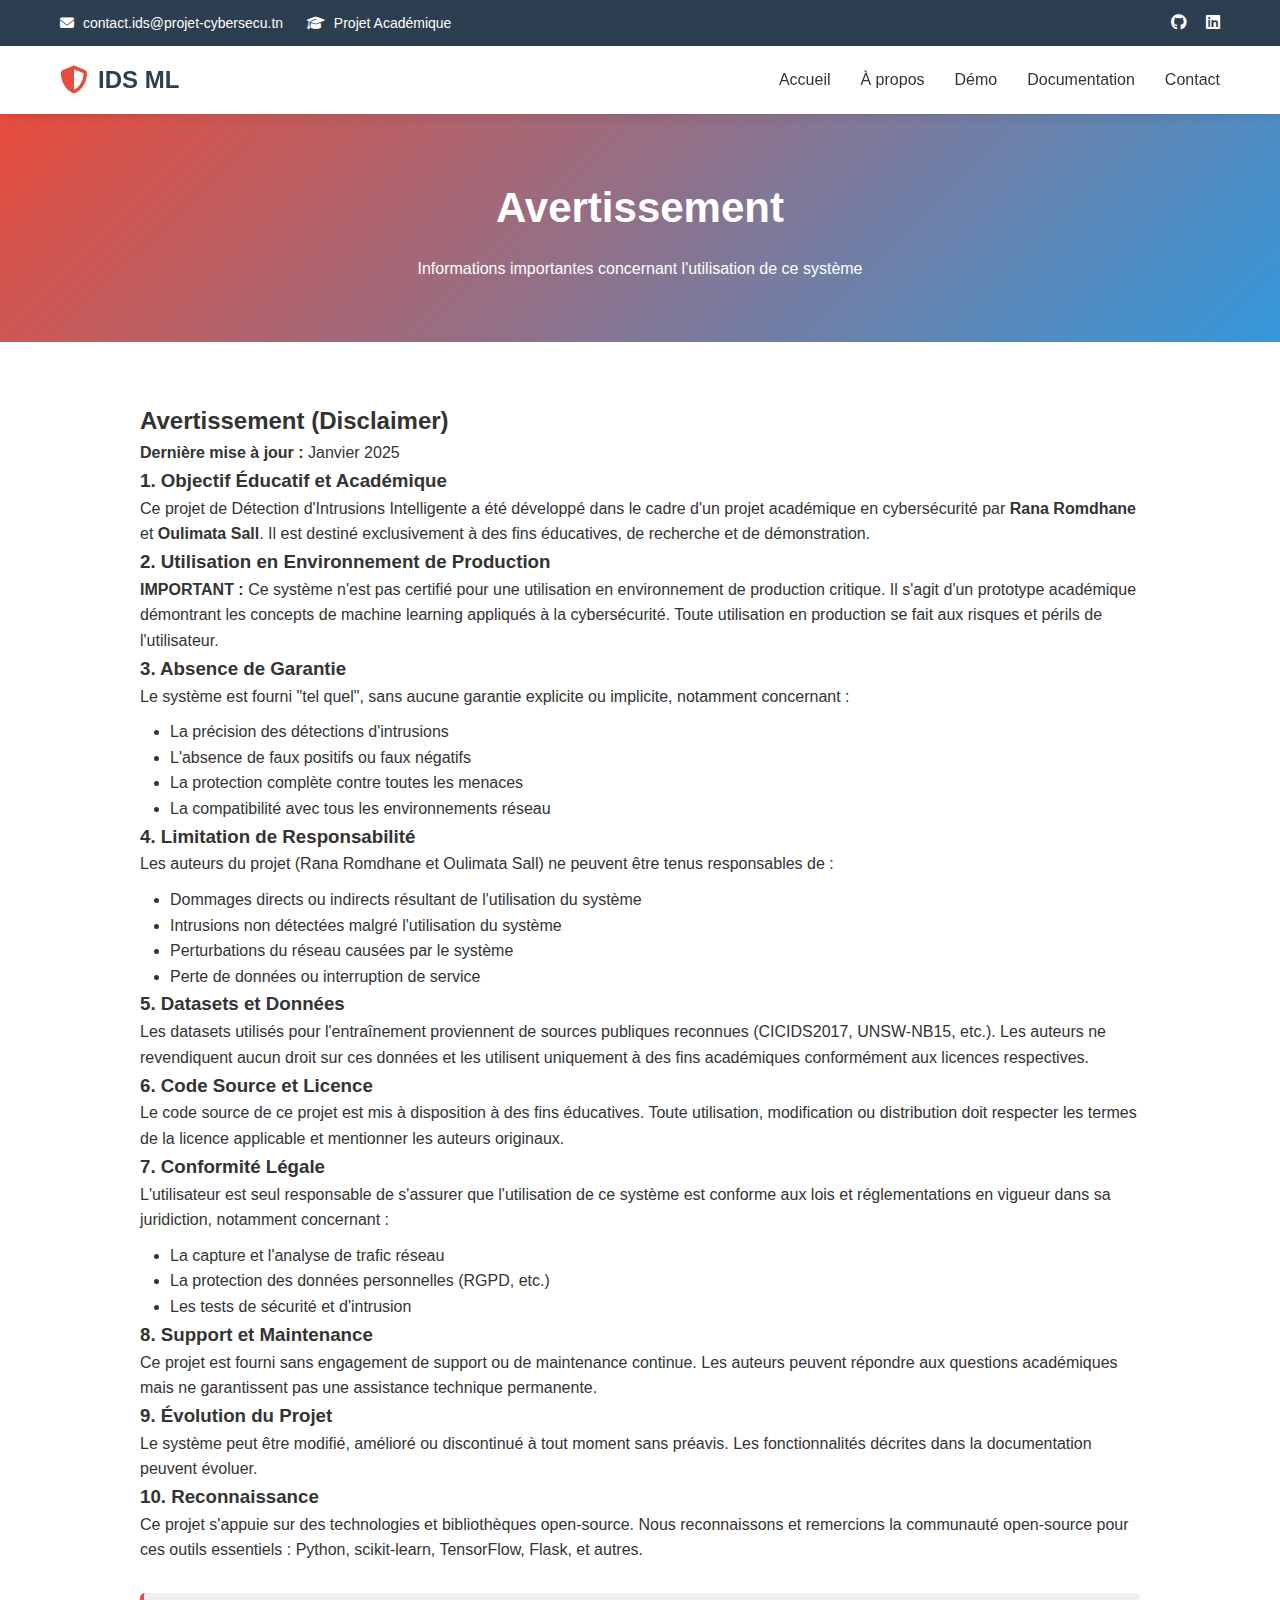
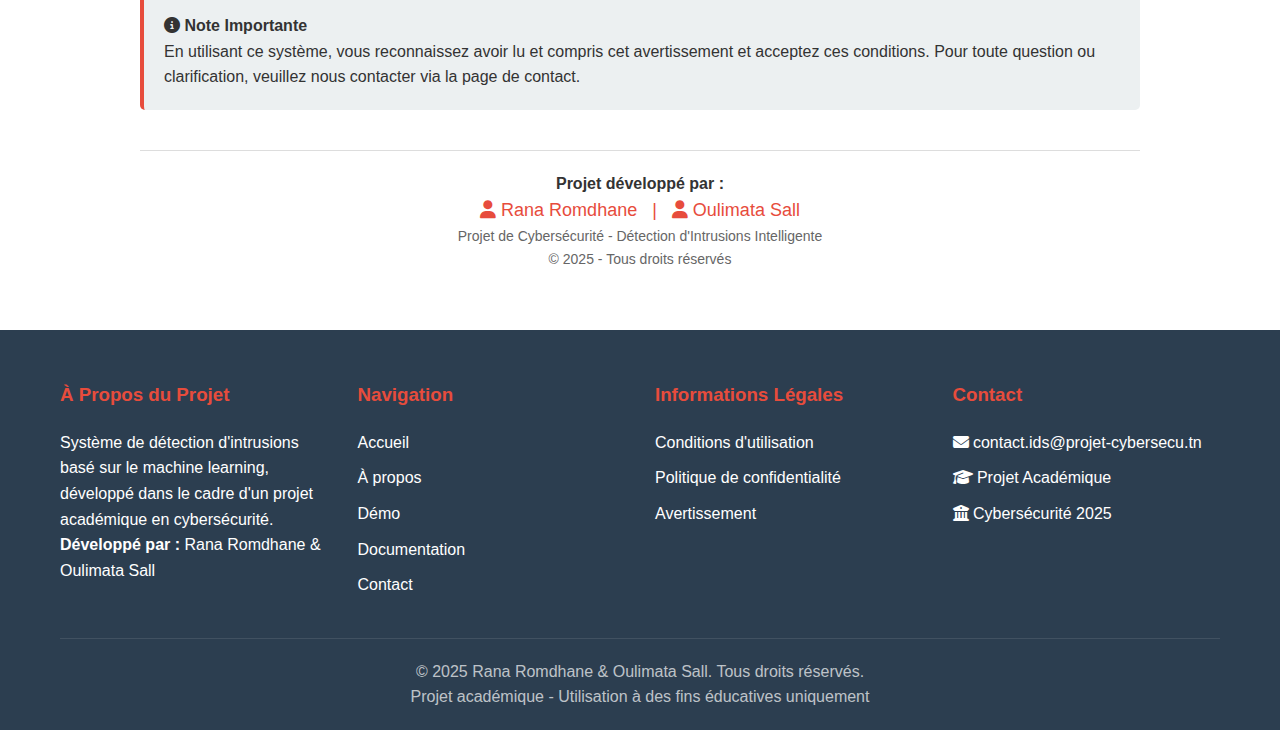
<file: web/disclaimer.html>
<!DOCTYPE html>
<html lang="fr">
<head>
    <meta charset="UTF-8">
    <meta name="viewport" content="width=device-width, initial-scale=1.0">
    <title>Disclaimer - IDS ML | Projet Cybersécurité</title>
    <link rel="stylesheet" href="css/style.css">
    <link rel="stylesheet" href="https://cdnjs.cloudflare.com/ajax/libs/font-awesome/6.4.0/css/all.min.css">
</head>
<body>
    <!-- Top Bar -->
    <div class="top-bar" id="topBar">
        <div class="container">
            <div class="top-bar-content">
                <div class="contact-info">
                    <span><i class="fas fa-envelope"></i> contact.ids@projet-cybersecu.tn</span>
                    <span><i class="fas fa-graduation-cap"></i> Projet Académique</span>
                </div>
                <div class="social-links">
                    <a href="#" aria-label="GitHub"><i class="fab fa-github"></i></a>
                    <a href="#" aria-label="LinkedIn"><i class="fab fa-linkedin"></i></a>
                </div>
            </div>
        </div>
    </div>

    <!-- Header -->
    <header class="header" id="header">
        <div class="container">
            <div class="header-content">
                <div class="logo">
                    <a href="index.html">
                        <i class="fas fa-shield-alt"></i>
                        <span>IDS ML</span>
                    </a>
                </div>
                <nav class="nav" id="nav">
                    <ul>
                        <li><a href="index.html">Accueil</a></li>
                        <li><a href="about.html">À propos</a></li>
                        <li><a href="demo.html">Démo</a></li>
                        <li><a href="documentation.html">Documentation</a></li>
                        <li><a href="contact.html">Contact</a></li>
                    </ul>
                </nav>
                <button class="menu-toggle" id="menuToggle" aria-label="Toggle menu">
                    <span></span>
                    <span></span>
                    <span></span>
                </button>
            </div>
        </div>
    </header>

    <!-- Page Header -->
    <section class="page-header">
        <div class="container">
            <h1>Avertissement</h1>
            <p>Informations importantes concernant l'utilisation de ce système</p>
        </div>
    </section>

    <!-- Content -->
    <section class="about-section" style="padding: 60px 0;">
        <div class="container">
            <div class="demo-card" style="max-width: 1000px; margin: 0 auto;">
                <h2>Avertissement (Disclaimer)</h2>
                <p><strong>Dernière mise à jour :</strong> Janvier 2025</p>
                
                <h3>1. Objectif Éducatif et Académique</h3>
                <p>Ce projet de Détection d'Intrusions Intelligente a été développé dans le cadre d'un projet académique en cybersécurité par <strong>Rana Romdhane</strong> et <strong>Oulimata Sall</strong>. Il est destiné exclusivement à des fins éducatives, de recherche et de démonstration.</p>
                
                <h3>2. Utilisation en Environnement de Production</h3>
                <p><strong>IMPORTANT :</strong> Ce système n'est pas certifié pour une utilisation en environnement de production critique. Il s'agit d'un prototype académique démontrant les concepts de machine learning appliqués à la cybersécurité. Toute utilisation en production se fait aux risques et périls de l'utilisateur.</p>
                
                <h3>3. Absence de Garantie</h3>
                <p>Le système est fourni "tel quel", sans aucune garantie explicite ou implicite, notamment concernant :</p>
                <ul style="margin-left: 30px; margin-top: 10px;">
                    <li>La précision des détections d'intrusions</li>
                    <li>L'absence de faux positifs ou faux négatifs</li>
                    <li>La protection complète contre toutes les menaces</li>
                    <li>La compatibilité avec tous les environnements réseau</li>
                </ul>
                
                <h3>4. Limitation de Responsabilité</h3>
                <p>Les auteurs du projet (Rana Romdhane et Oulimata Sall) ne peuvent être tenus responsables de :</p>
                <ul style="margin-left: 30px; margin-top: 10px;">
                    <li>Dommages directs ou indirects résultant de l'utilisation du système</li>
                    <li>Intrusions non détectées malgré l'utilisation du système</li>
                    <li>Perturbations du réseau causées par le système</li>
                    <li>Perte de données ou interruption de service</li>
                </ul>
                
                <h3>5. Datasets et Données</h3>
                <p>Les datasets utilisés pour l'entraînement proviennent de sources publiques reconnues (CICIDS2017, UNSW-NB15, etc.). Les auteurs ne revendiquent aucun droit sur ces données et les utilisent uniquement à des fins académiques conformément aux licences respectives.</p>
                
                <h3>6. Code Source et Licence</h3>
                <p>Le code source de ce projet est mis à disposition à des fins éducatives. Toute utilisation, modification ou distribution doit respecter les termes de la licence applicable et mentionner les auteurs originaux.</p>
                
                <h3>7. Conformité Légale</h3>
                <p>L'utilisateur est seul responsable de s'assurer que l'utilisation de ce système est conforme aux lois et réglementations en vigueur dans sa juridiction, notamment concernant :</p>
                <ul style="margin-left: 30px; margin-top: 10px;">
                    <li>La capture et l'analyse de trafic réseau</li>
                    <li>La protection des données personnelles (RGPD, etc.)</li>
                    <li>Les tests de sécurité et d'intrusion</li>
                </ul>
                
                <h3>8. Support et Maintenance</h3>
                <p>Ce projet est fourni sans engagement de support ou de maintenance continue. Les auteurs peuvent répondre aux questions académiques mais ne garantissent pas une assistance technique permanente.</p>
                
                <h3>9. Évolution du Projet</h3>
                <p>Le système peut être modifié, amélioré ou discontinué à tout moment sans préavis. Les fonctionnalités décrites dans la documentation peuvent évoluer.</p>
                
                <h3>10. Reconnaissance</h3>
                <p>Ce projet s'appuie sur des technologies et bibliothèques open-source. Nous reconnaissons et remercions la communauté open-source pour ces outils essentiels : Python, scikit-learn, TensorFlow, Flask, et autres.</p>
                
                <div style="background: var(--light-color); padding: 20px; border-radius: 5px; margin-top: 30px; border-left: 4px solid var(--primary-color);">
                    <h4 style="margin-top: 0;"><i class="fas fa-info-circle"></i> Note Importante</h4>
                    <p style="margin-bottom: 0;">En utilisant ce système, vous reconnaissez avoir lu et compris cet avertissement et acceptez ces conditions. Pour toute question ou clarification, veuillez nous contacter via la page de contact.</p>
                </div>
                
                <div style="text-align: center; margin-top: 40px; padding-top: 20px; border-top: 1px solid var(--border-color);">
                    <p><strong>Projet développé par :</strong></p>
                    <p style="font-size: 18px; color: var(--primary-color);">
                        <i class="fas fa-user"></i> Rana Romdhane &nbsp;&nbsp;|&nbsp;&nbsp; 
                        <i class="fas fa-user"></i> Oulimata Sall
                    </p>
                    <p style="color: var(--text-light); font-size: 14px;">
                        Projet de Cybersécurité - Détection d'Intrusions Intelligente<br>
                        © 2025 - Tous droits réservés
                    </p>
                </div>
            </div>
        </div>
    </section>

    <!-- Footer -->
    <footer class="footer">
        <div class="container">
            <div class="footer-content">
                <div class="footer-section">
                    <h3>À Propos du Projet</h3>
                    <p>Système de détection d'intrusions basé sur le machine learning, développé dans le cadre d'un projet académique en cybersécurité.</p>
                    <p><strong>Développé par :</strong> Rana Romdhane & Oulimata Sall</p>
                </div>
                <div class="footer-section">
                    <h3>Navigation</h3>
                    <ul>
                        <li><a href="index.html">Accueil</a></li>
                        <li><a href="about.html">À propos</a></li>
                        <li><a href="demo.html">Démo</a></li>
                        <li><a href="documentation.html">Documentation</a></li>
                        <li><a href="contact.html">Contact</a></li>
                    </ul>
                </div>
                <div class="footer-section">
                    <h3>Informations Légales</h3>
                    <ul>
                        <li><a href="terms.html">Conditions d'utilisation</a></li>
                        <li><a href="privacy.html">Politique de confidentialité</a></li>
                        <li><a href="disclaimer.html">Avertissement</a></li>
                    </ul>
                </div>
                <div class="footer-section">
                    <h3>Contact</h3>
                    <ul>
                        <li><i class="fas fa-envelope"></i> contact.ids@projet-cybersecu.tn</li>
                        <li><i class="fas fa-graduation-cap"></i> Projet Académique</li>
                        <li><i class="fas fa-university"></i> Cybersécurité 2025</li>
                    </ul>
                </div>
            </div>
            <div class="footer-bottom">
                <p>&copy; 2025 Rana Romdhane & Oulimata Sall. Tous droits réservés.</p>
                <p>Projet académique - Utilisation à des fins éducatives uniquement</p>
            </div>
        </div>
    </footer>

    <script src="js/main.js"></script>
</body>
</html>
</file>
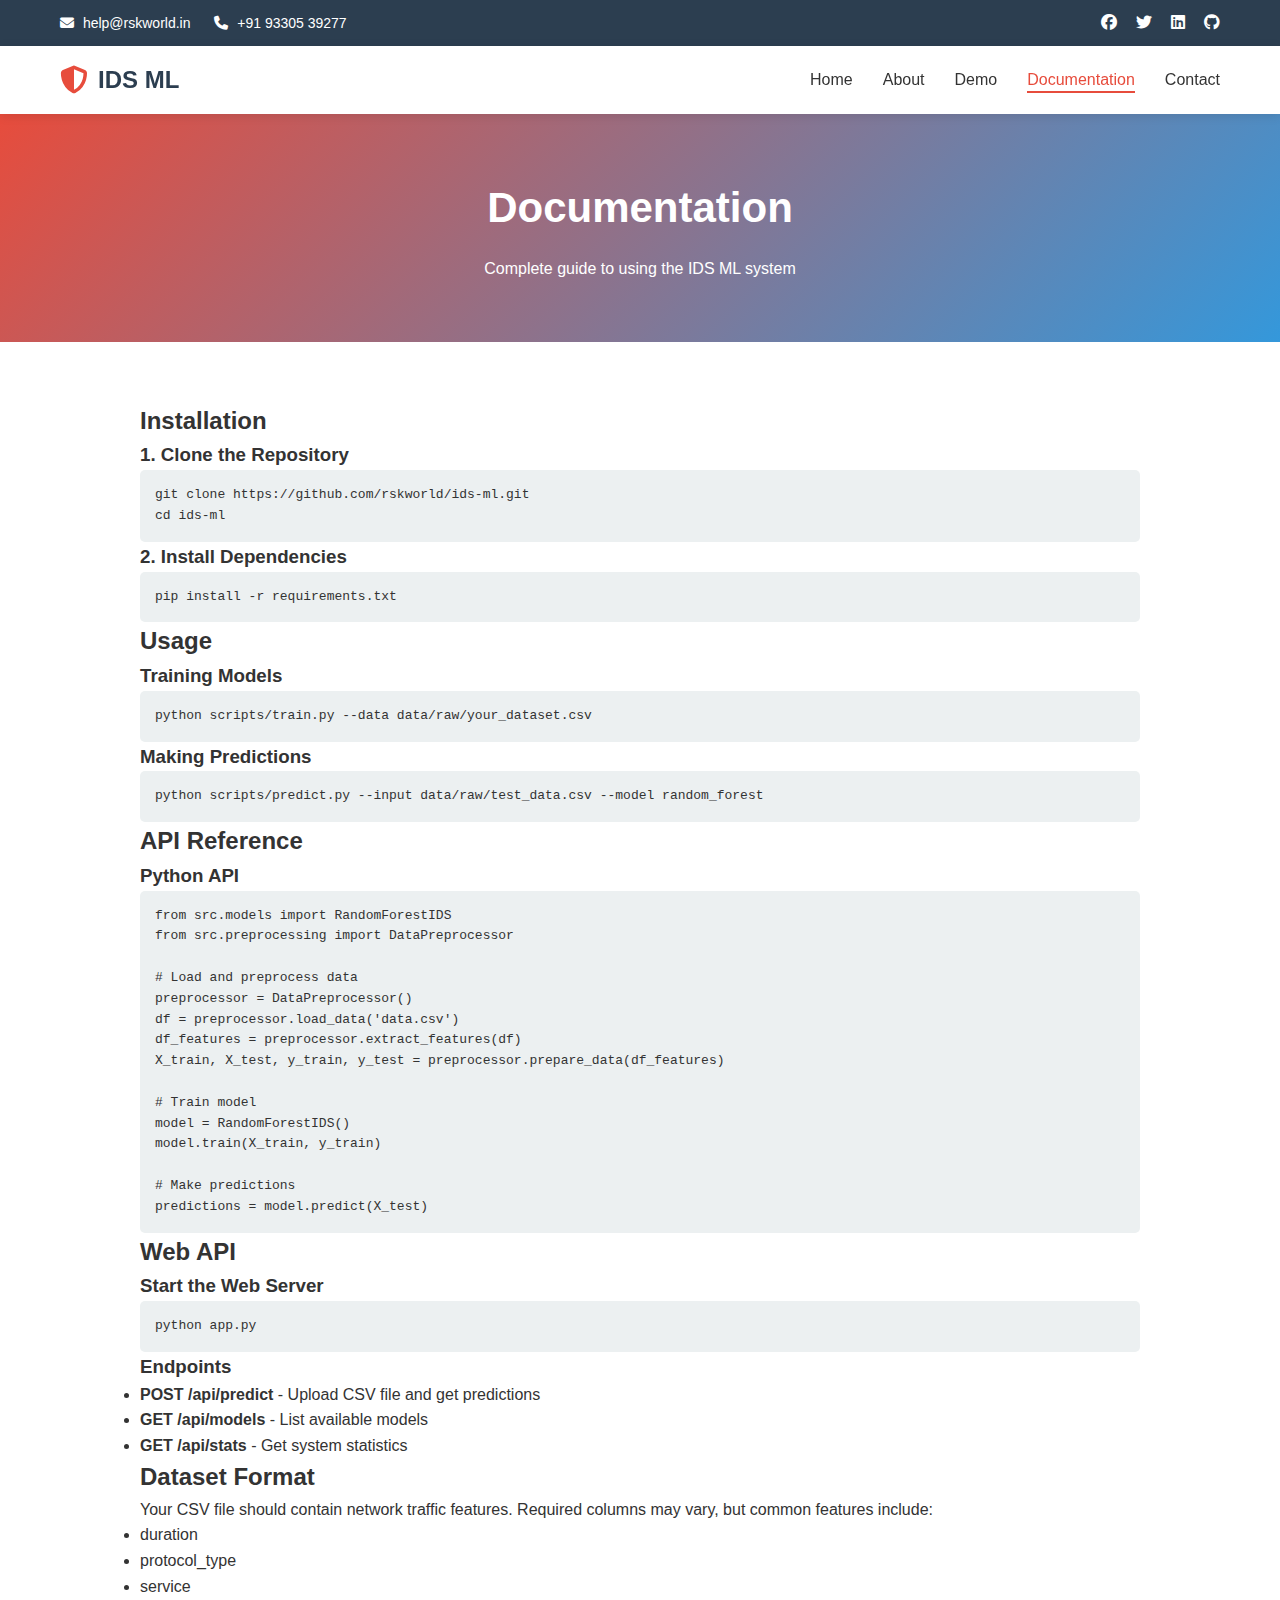
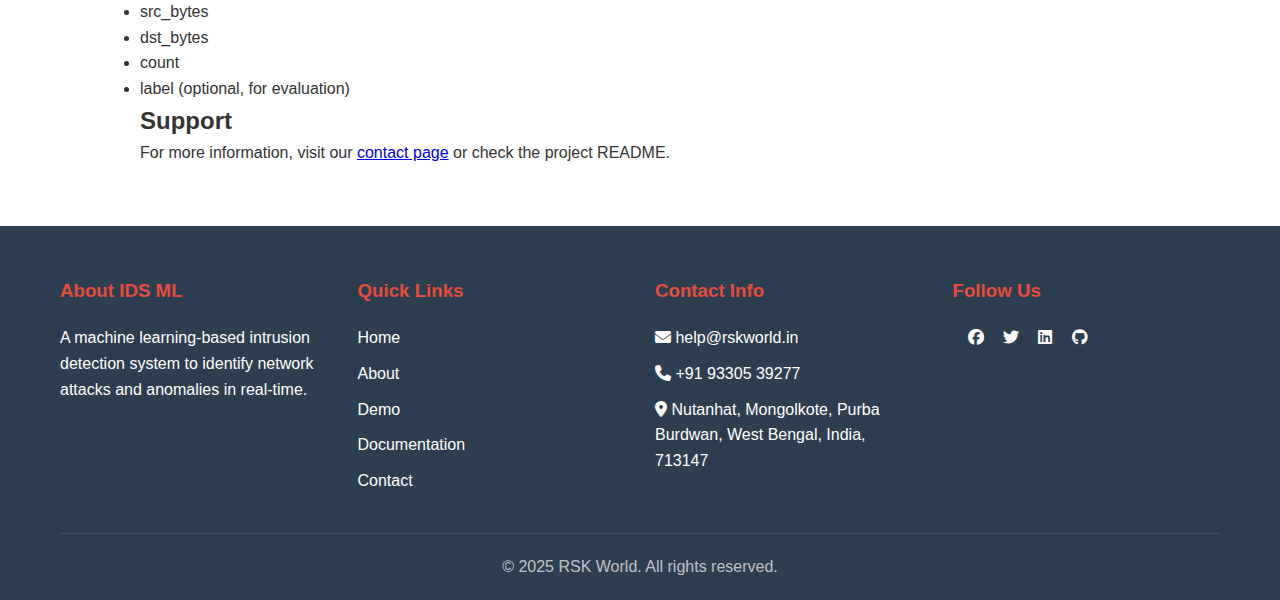
<file: web/documentation.html>
<!DOCTYPE html>
<html lang="en">
<head>
    <meta charset="UTF-8">
    <meta name="viewport" content="width=device-width, initial-scale=1.0">
    <title>Documentation - IDS ML | RSK World</title>
    <link rel="stylesheet" href="css/style.css">
    <link rel="stylesheet" href="https://cdnjs.cloudflare.com/ajax/libs/font-awesome/6.4.0/css/all.min.css">
</head>
<body>
    <!-- Top Bar -->
    <div class="top-bar" id="topBar">
        <div class="container">
            <div class="top-bar-content">
                <div class="contact-info">
                    <span><i class="fas fa-envelope"></i> help@rskworld.in</span>
                    <span><i class="fas fa-phone"></i> +91 93305 39277</span>
                </div>
                <div class="social-links">
                    <a href="#" aria-label="Facebook"><i class="fab fa-facebook"></i></a>
                    <a href="#" aria-label="Twitter"><i class="fab fa-twitter"></i></a>
                    <a href="#" aria-label="LinkedIn"><i class="fab fa-linkedin"></i></a>
                    <a href="#" aria-label="GitHub"><i class="fab fa-github"></i></a>
                </div>
            </div>
        </div>
    </div>

    <!-- Header -->
    <header class="header" id="header">
        <div class="container">
            <div class="header-content">
                <div class="logo">
                    <a href="index.html">
                        <i class="fas fa-shield-alt"></i>
                        <span>IDS ML</span>
                    </a>
                </div>
                <nav class="nav" id="nav">
                    <ul>
                        <li><a href="index.html">Home</a></li>
                        <li><a href="about.html">About</a></li>
                        <li><a href="demo.html">Demo</a></li>
                        <li><a href="documentation.html" class="active">Documentation</a></li>
                        <li><a href="contact.html">Contact</a></li>
                    </ul>
                </nav>
                <button class="menu-toggle" id="menuToggle" aria-label="Toggle menu">
                    <span></span>
                    <span></span>
                    <span></span>
                </button>
            </div>
        </div>
    </header>

    <!-- Page Header -->
    <section class="page-header">
        <div class="container">
            <h1>Documentation</h1>
            <p>Complete guide to using the IDS ML system</p>
        </div>
    </section>

    <!-- Documentation Content -->
    <section class="about-section" style="padding: 60px 0;">
        <div class="container">
            <div class="demo-card" style="max-width: 1000px; margin: 0 auto;">
                <h2>Installation</h2>
                <h3>1. Clone the Repository</h3>
                <pre style="background: var(--light-color); padding: 15px; border-radius: 5px; overflow-x: auto;"><code>git clone https://github.com/rskworld/ids-ml.git
cd ids-ml</code></pre>

                <h3>2. Install Dependencies</h3>
                <pre style="background: var(--light-color); padding: 15px; border-radius: 5px; overflow-x: auto;"><code>pip install -r requirements.txt</code></pre>

                <h2>Usage</h2>
                <h3>Training Models</h3>
                <pre style="background: var(--light-color); padding: 15px; border-radius: 5px; overflow-x: auto;"><code>python scripts/train.py --data data/raw/your_dataset.csv</code></pre>

                <h3>Making Predictions</h3>
                <pre style="background: var(--light-color); padding: 15px; border-radius: 5px; overflow-x: auto;"><code>python scripts/predict.py --input data/raw/test_data.csv --model random_forest</code></pre>

                <h2>API Reference</h2>
                <h3>Python API</h3>
                <pre style="background: var(--light-color); padding: 15px; border-radius: 5px; overflow-x: auto;"><code>from src.models import RandomForestIDS
from src.preprocessing import DataPreprocessor

# Load and preprocess data
preprocessor = DataPreprocessor()
df = preprocessor.load_data('data.csv')
df_features = preprocessor.extract_features(df)
X_train, X_test, y_train, y_test = preprocessor.prepare_data(df_features)

# Train model
model = RandomForestIDS()
model.train(X_train, y_train)

# Make predictions
predictions = model.predict(X_test)</code></pre>

                <h2>Web API</h2>
                <h3>Start the Web Server</h3>
                <pre style="background: var(--light-color); padding: 15px; border-radius: 5px; overflow-x: auto;"><code>python app.py</code></pre>

                <h3>Endpoints</h3>
                <ul>
                    <li><strong>POST /api/predict</strong> - Upload CSV file and get predictions</li>
                    <li><strong>GET /api/models</strong> - List available models</li>
                    <li><strong>GET /api/stats</strong> - Get system statistics</li>
                </ul>

                <h2>Dataset Format</h2>
                <p>Your CSV file should contain network traffic features. Required columns may vary, but common features include:</p>
                <ul>
                    <li>duration</li>
                    <li>protocol_type</li>
                    <li>service</li>
                    <li>src_bytes</li>
                    <li>dst_bytes</li>
                    <li>count</li>
                    <li>label (optional, for evaluation)</li>
                </ul>

                <h2>Support</h2>
                <p>For more information, visit our <a href="contact.html">contact page</a> or check the project README.</p>
            </div>
        </div>
    </section>

    <!-- Footer -->
    <footer class="footer">
        <div class="container">
            <div class="footer-content">
                <div class="footer-section">
                    <h3>About IDS ML</h3>
                    <p>A machine learning-based intrusion detection system to identify network attacks and anomalies in real-time.</p>
                </div>
                <div class="footer-section">
                    <h3>Quick Links</h3>
                    <ul>
                        <li><a href="index.html">Home</a></li>
                        <li><a href="about.html">About</a></li>
                        <li><a href="demo.html">Demo</a></li>
                        <li><a href="documentation.html">Documentation</a></li>
                        <li><a href="contact.html">Contact</a></li>
                    </ul>
                </div>
                <div class="footer-section">
                    <h3>Contact Info</h3>
                    <ul>
                        <li><i class="fas fa-envelope"></i> help@rskworld.in</li>
                        <li><i class="fas fa-phone"></i> +91 93305 39277</li>
                        <li><i class="fas fa-map-marker-alt"></i> Nutanhat, Mongolkote, Purba Burdwan, West Bengal, India, 713147</li>
                    </ul>
                </div>
                <div class="footer-section">
                    <h3>Follow Us</h3>
                    <div class="social-links">
                        <a href="#" aria-label="Facebook"><i class="fab fa-facebook"></i></a>
                        <a href="#" aria-label="Twitter"><i class="fab fa-twitter"></i></a>
                        <a href="#" aria-label="LinkedIn"><i class="fab fa-linkedin"></i></a>
                        <a href="#" aria-label="GitHub"><i class="fab fa-github"></i></a>
                    </div>
                </div>
            </div>
            <div class="footer-bottom">
                <p>&copy; 2025 RSK World. All rights reserved.</p>
            </div>
        </div>
    </footer>

    <script src="js/main.js"></script>
</body>
</html>
</file>
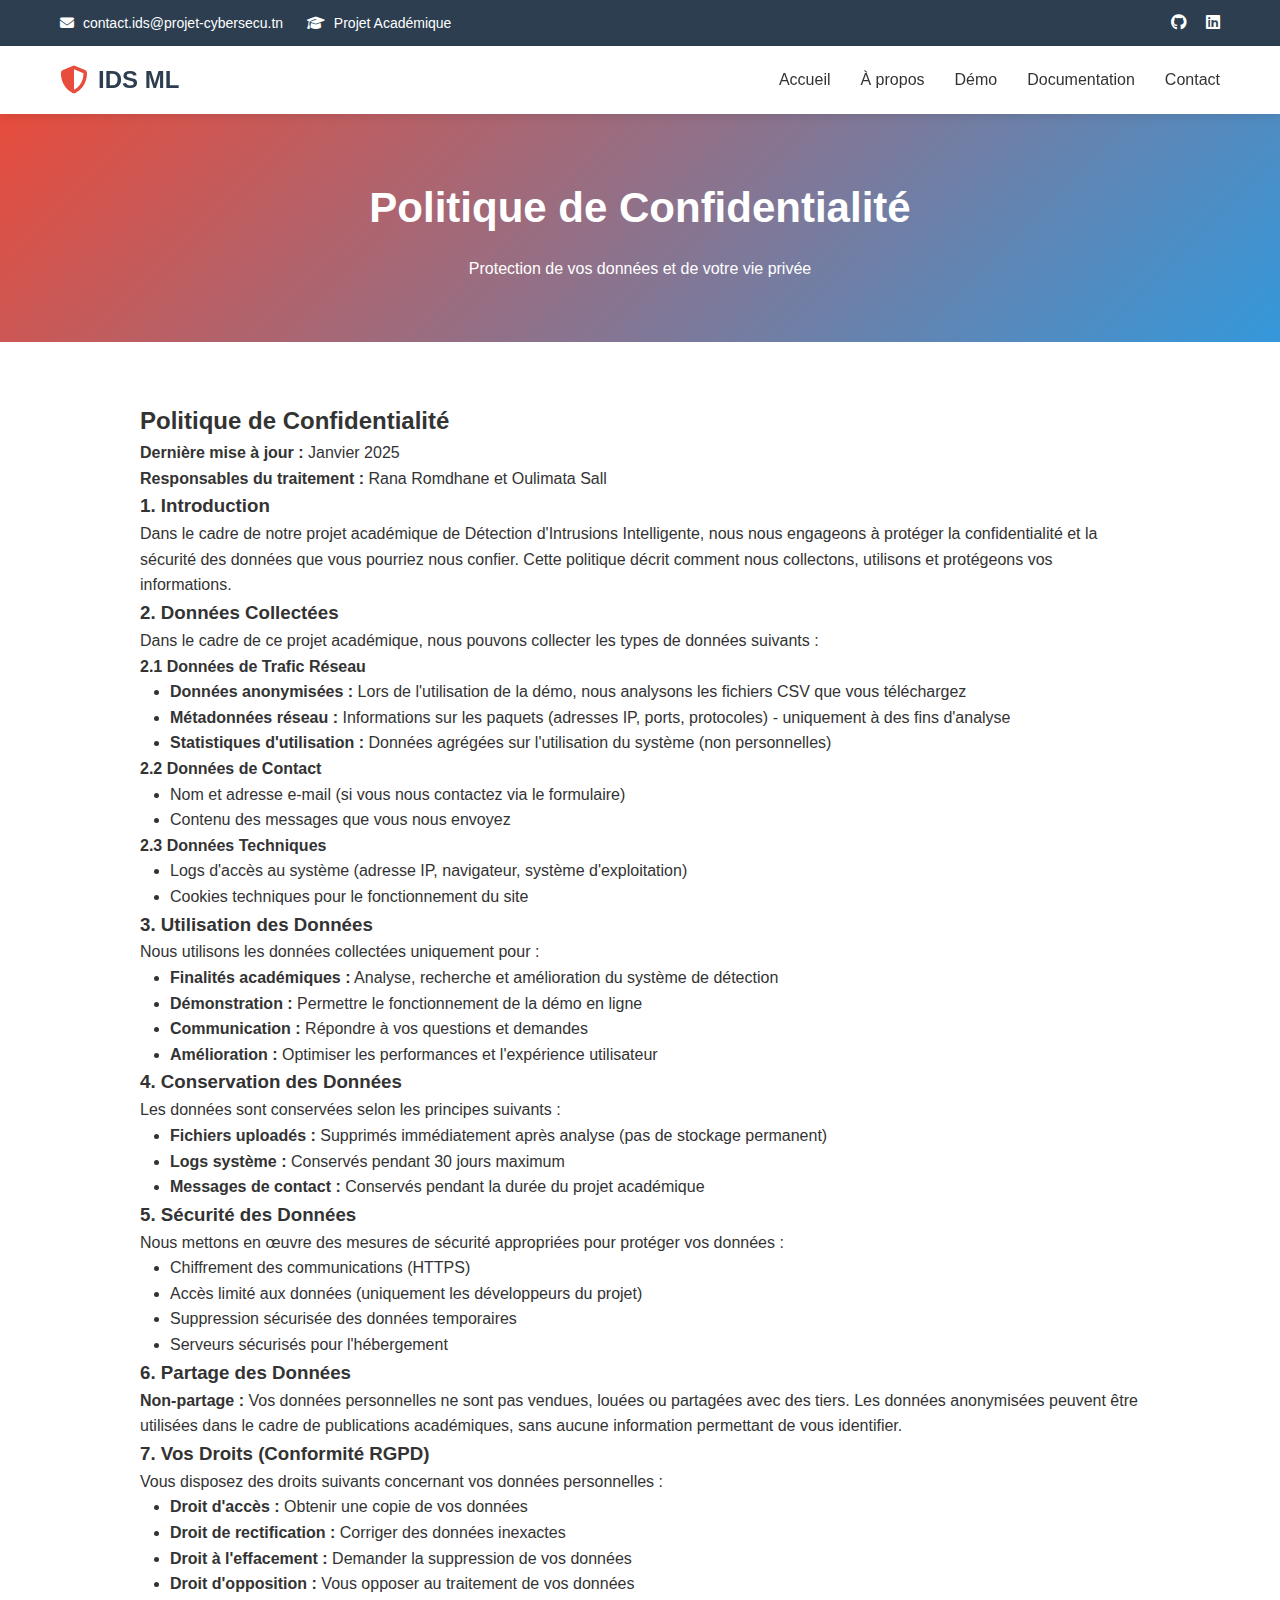
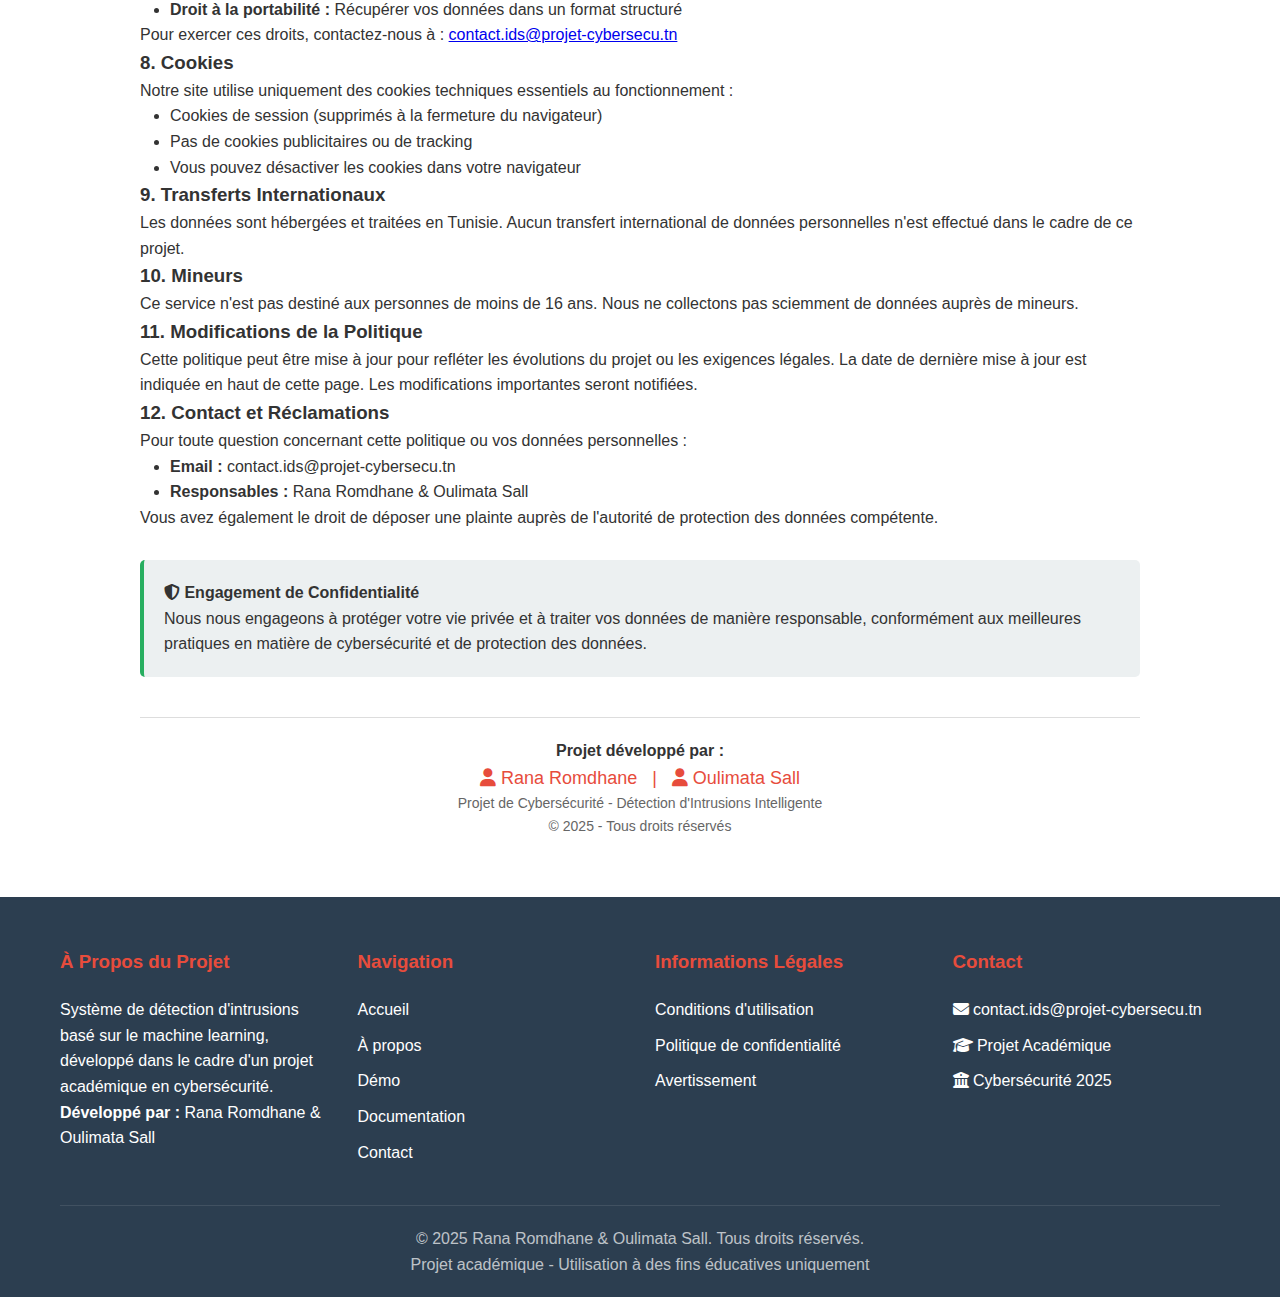
<file: web/privacy.html>
<!DOCTYPE html>
<html lang="fr">
<head>
    <meta charset="UTF-8">
    <meta name="viewport" content="width=device-width, initial-scale=1.0">
    <title>Politique de Confidentialité - IDS ML</title>
    <link rel="stylesheet" href="css/style.css">
    <link rel="stylesheet" href="https://cdnjs.cloudflare.com/ajax/libs/font-awesome/6.4.0/css/all.min.css">
</head>
<body>
    <!-- Top Bar -->
    <div class="top-bar" id="topBar">
        <div class="container">
            <div class="top-bar-content">
                <div class="contact-info">
                    <span><i class="fas fa-envelope"></i> contact.ids@projet-cybersecu.tn</span>
                    <span><i class="fas fa-graduation-cap"></i> Projet Académique</span>
                </div>
                <div class="social-links">
                    <a href="#" aria-label="GitHub"><i class="fab fa-github"></i></a>
                    <a href="#" aria-label="LinkedIn"><i class="fab fa-linkedin"></i></a>
                </div>
            </div>
        </div>
    </div>

    <!-- Header -->
    <header class="header" id="header">
        <div class="container">
            <div class="header-content">
                <div class="logo">
                    <a href="index.html">
                        <i class="fas fa-shield-alt"></i>
                        <span>IDS ML</span>
                    </a>
                </div>
                <nav class="nav" id="nav">
                    <ul>
                        <li><a href="index.html">Accueil</a></li>
                        <li><a href="about.html">À propos</a></li>
                        <li><a href="demo.html">Démo</a></li>
                        <li><a href="documentation.html">Documentation</a></li>
                        <li><a href="contact.html">Contact</a></li>
                    </ul>
                </nav>
                <button class="menu-toggle" id="menuToggle" aria-label="Toggle menu">
                    <span></span>
                    <span></span>
                    <span></span>
                </button>
            </div>
        </div>
    </header>

    <!-- Page Header -->
    <section class="page-header">
        <div class="container">
            <h1>Politique de Confidentialité</h1>
            <p>Protection de vos données et de votre vie privée</p>
        </div>
    </section>

    <!-- Content -->
    <section class="about-section" style="padding: 60px 0;">
        <div class="container">
            <div class="demo-card" style="max-width: 1000px; margin: 0 auto;">
                <h2>Politique de Confidentialité</h2>
                <p><strong>Dernière mise à jour :</strong> Janvier 2025</p>
                <p><strong>Responsables du traitement :</strong> Rana Romdhane et Oulimata Sall</p>
                
                <h3>1. Introduction</h3>
                <p>Dans le cadre de notre projet académique de Détection d'Intrusions Intelligente, nous nous engageons à protéger la confidentialité et la sécurité des données que vous pourriez nous confier. Cette politique décrit comment nous collectons, utilisons et protégeons vos informations.</p>
                
                <h3>2. Données Collectées</h3>
                <p>Dans le cadre de ce projet académique, nous pouvons collecter les types de données suivants :</p>
                
                <h4>2.1 Données de Trafic Réseau</h4>
                <ul style="margin-left: 30px;">
                    <li><strong>Données anonymisées :</strong> Lors de l'utilisation de la démo, nous analysons les fichiers CSV que vous téléchargez</li>
                    <li><strong>Métadonnées réseau :</strong> Informations sur les paquets (adresses IP, ports, protocoles) - uniquement à des fins d'analyse</li>
                    <li><strong>Statistiques d'utilisation :</strong> Données agrégées sur l'utilisation du système (non personnelles)</li>
                </ul>
                
                <h4>2.2 Données de Contact</h4>
                <ul style="margin-left: 30px;">
                    <li>Nom et adresse e-mail (si vous nous contactez via le formulaire)</li>
                    <li>Contenu des messages que vous nous envoyez</li>
                </ul>
                
                <h4>2.3 Données Techniques</h4>
                <ul style="margin-left: 30px;">
                    <li>Logs d'accès au système (adresse IP, navigateur, système d'exploitation)</li>
                    <li>Cookies techniques pour le fonctionnement du site</li>
                </ul>
                
                <h3>3. Utilisation des Données</h3>
                <p>Nous utilisons les données collectées uniquement pour :</p>
                <ul style="margin-left: 30px;">
                    <li><strong>Finalités académiques :</strong> Analyse, recherche et amélioration du système de détection</li>
                    <li><strong>Démonstration :</strong> Permettre le fonctionnement de la démo en ligne</li>
                    <li><strong>Communication :</strong> Répondre à vos questions et demandes</li>
                    <li><strong>Amélioration :</strong> Optimiser les performances et l'expérience utilisateur</li>
                </ul>
                
                <h3>4. Conservation des Données</h3>
                <p>Les données sont conservées selon les principes suivants :</p>
                <ul style="margin-left: 30px;">
                    <li><strong>Fichiers uploadés :</strong> Supprimés immédiatement après analyse (pas de stockage permanent)</li>
                    <li><strong>Logs système :</strong> Conservés pendant 30 jours maximum</li>
                    <li><strong>Messages de contact :</strong> Conservés pendant la durée du projet académique</li>
                </ul>
                
                <h3>5. Sécurité des Données</h3>
                <p>Nous mettons en œuvre des mesures de sécurité appropriées pour protéger vos données :</p>
                <ul style="margin-left: 30px;">
                    <li>Chiffrement des communications (HTTPS)</li>
                    <li>Accès limité aux données (uniquement les développeurs du projet)</li>
                    <li>Suppression sécurisée des données temporaires</li>
                    <li>Serveurs sécurisés pour l'hébergement</li>
                </ul>
                
                <h3>6. Partage des Données</h3>
                <p><strong>Non-partage :</strong> Vos données personnelles ne sont pas vendues, louées ou partagées avec des tiers. Les données anonymisées peuvent être utilisées dans le cadre de publications académiques, sans aucune information permettant de vous identifier.</p>
                
                <h3>7. Vos Droits (Conformité RGPD)</h3>
                <p>Vous disposez des droits suivants concernant vos données personnelles :</p>
                <ul style="margin-left: 30px;">
                    <li><strong>Droit d'accès :</strong> Obtenir une copie de vos données</li>
                    <li><strong>Droit de rectification :</strong> Corriger des données inexactes</li>
                    <li><strong>Droit à l'effacement :</strong> Demander la suppression de vos données</li>
                    <li><strong>Droit d'opposition :</strong> Vous opposer au traitement de vos données</li>
                    <li><strong>Droit à la portabilité :</strong> Récupérer vos données dans un format structuré</li>
                </ul>
                
                <p>Pour exercer ces droits, contactez-nous à : <a href="mailto:contact.ids@projet-cybersecu.tn">contact.ids@projet-cybersecu.tn</a></p>
                
                <h3>8. Cookies</h3>
                <p>Notre site utilise uniquement des cookies techniques essentiels au fonctionnement :</p>
                <ul style="margin-left: 30px;">
                    <li>Cookies de session (supprimés à la fermeture du navigateur)</li>
                    <li>Pas de cookies publicitaires ou de tracking</li>
                    <li>Vous pouvez désactiver les cookies dans votre navigateur</li>
                </ul>
                
                <h3>9. Transferts Internationaux</h3>
                <p>Les données sont hébergées et traitées en Tunisie. Aucun transfert international de données personnelles n'est effectué dans le cadre de ce projet.</p>
                
                <h3>10. Mineurs</h3>
                <p>Ce service n'est pas destiné aux personnes de moins de 16 ans. Nous ne collectons pas sciemment de données auprès de mineurs.</p>
                
                <h3>11. Modifications de la Politique</h3>
                <p>Cette politique peut être mise à jour pour refléter les évolutions du projet ou les exigences légales. La date de dernière mise à jour est indiquée en haut de cette page. Les modifications importantes seront notifiées.</p>
                
                <h3>12. Contact et Réclamations</h3>
                <p>Pour toute question concernant cette politique ou vos données personnelles :</p>
                <ul style="margin-left: 30px;">
                    <li><strong>Email :</strong> contact.ids@projet-cybersecu.tn</li>
                    <li><strong>Responsables :</strong> Rana Romdhane & Oulimata Sall</li>
                </ul>
                
                <p>Vous avez également le droit de déposer une plainte auprès de l'autorité de protection des données compétente.</p>
                
                <div style="background: var(--light-color); padding: 20px; border-radius: 5px; margin-top: 30px; border-left: 4px solid var(--success-color);">
                    <h4 style="margin-top: 0;"><i class="fas fa-shield-alt"></i> Engagement de Confidentialité</h4>
                    <p style="margin-bottom: 0;">Nous nous engageons à protéger votre vie privée et à traiter vos données de manière responsable, conformément aux meilleures pratiques en matière de cybersécurité et de protection des données.</p>
                </div>
                
                <div style="text-align: center; margin-top: 40px; padding-top: 20px; border-top: 1px solid var(--border-color);">
                    <p><strong>Projet développé par :</strong></p>
                    <p style="font-size: 18px; color: var(--primary-color);">
                        <i class="fas fa-user"></i> Rana Romdhane &nbsp;&nbsp;|&nbsp;&nbsp; 
                        <i class="fas fa-user"></i> Oulimata Sall
                    </p>
                    <p style="color: var(--text-light); font-size: 14px;">
                        Projet de Cybersécurité - Détection d'Intrusions Intelligente<br>
                        © 2025 - Tous droits réservés
                    </p>
                </div>
            </div>
        </div>
    </section>

    <!-- Footer -->
    <footer class="footer">
        <div class="container">
            <div class="footer-content">
                <div class="footer-section">
                    <h3>À Propos du Projet</h3>
                    <p>Système de détection d'intrusions basé sur le machine learning, développé dans le cadre d'un projet académique en cybersécurité.</p>
                    <p><strong>Développé par :</strong> Rana Romdhane & Oulimata Sall</p>
                </div>
                <div class="footer-section">
                    <h3>Navigation</h3>
                    <ul>
                        <li><a href="index.html">Accueil</a></li>
                        <li><a href="about.html">À propos</a></li>
                        <li><a href="demo.html">Démo</a></li>
                        <li><a href="documentation.html">Documentation</a></li>
                        <li><a href="contact.html">Contact</a></li>
                    </ul>
                </div>
                <div class="footer-section">
                    <h3>Informations Légales</h3>
                    <ul>
                        <li><a href="terms.html">Conditions d'utilisation</a></li>
                        <li><a href="privacy.html">Politique de confidentialité</a></li>
                        <li><a href="disclaimer.html">Avertissement</a></li>
                    </ul>
                </div>
                <div class="footer-section">
                    <h3>Contact</h3>
                    <ul>
                        <li><i class="fas fa-envelope"></i> contact.ids@projet-cybersecu.tn</li>
                        <li><i class="fas fa-graduation-cap"></i> Projet Académique</li>
                        <li><i class="fas fa-university"></i> Cybersécurité 2025</li>
                    </ul>
                </div>
            </div>
            <div class="footer-bottom">
                <p>&copy; 2025 Rana Romdhane & Oulimata Sall. Tous droits réservés.</p>
                <p>Projet académique - Utilisation à des fins éducatives uniquement</p>
            </div>
        </div>
    </footer>

    <script src="js/main.js"></script>
</body>
</html>
</file>
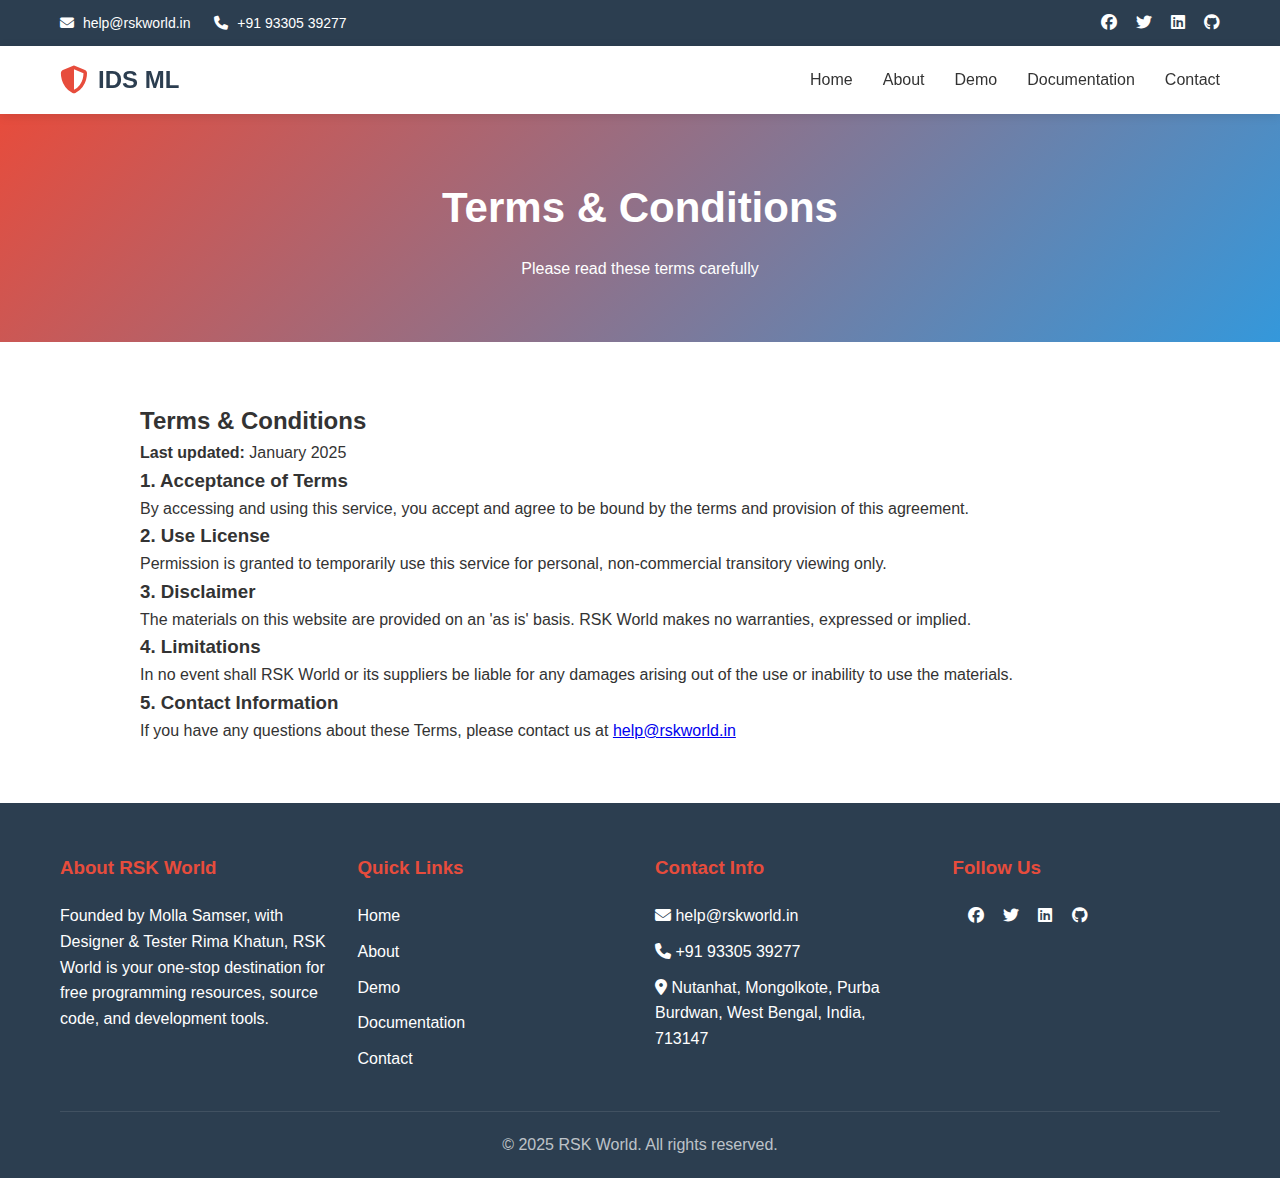
<file: web/terms.html>
<!DOCTYPE html>
<html lang="en">
<head>
    <meta charset="UTF-8">
    <meta name="viewport" content="width=device-width, initial-scale=1.0">
    <title>Terms & Conditions - IDS ML | RSK World</title>
    <link rel="stylesheet" href="css/style.css">
    <link rel="stylesheet" href="https://cdnjs.cloudflare.com/ajax/libs/font-awesome/6.4.0/css/all.min.css">
</head>
<body>
    <!-- Top Bar -->
    <div class="top-bar" id="topBar">
        <div class="container">
            <div class="top-bar-content">
                <div class="contact-info">
                    <span><i class="fas fa-envelope"></i> help@rskworld.in</span>
                    <span><i class="fas fa-phone"></i> +91 93305 39277</span>
                </div>
                <div class="social-links">
                    <a href="#" aria-label="Facebook"><i class="fab fa-facebook"></i></a>
                    <a href="#" aria-label="Twitter"><i class="fab fa-twitter"></i></a>
                    <a href="#" aria-label="LinkedIn"><i class="fab fa-linkedin"></i></a>
                    <a href="#" aria-label="GitHub"><i class="fab fa-github"></i></a>
                </div>
            </div>
        </div>
    </div>

    <!-- Header -->
    <header class="header" id="header">
        <div class="container">
            <div class="header-content">
                <div class="logo">
                    <a href="index.html">
                        <i class="fas fa-shield-alt"></i>
                        <span>IDS ML</span>
                    </a>
                </div>
                <nav class="nav" id="nav">
                    <ul>
                        <li><a href="index.html">Home</a></li>
                        <li><a href="about.html">About</a></li>
                        <li><a href="demo.html">Demo</a></li>
                        <li><a href="documentation.html">Documentation</a></li>
                        <li><a href="contact.html">Contact</a></li>
                    </ul>
                </nav>
                <button class="menu-toggle" id="menuToggle" aria-label="Toggle menu">
                    <span></span>
                    <span></span>
                    <span></span>
                </button>
            </div>
        </div>
    </header>

    <!-- Page Header -->
    <section class="page-header">
        <div class="container">
            <h1>Terms & Conditions</h1>
            <p>Please read these terms carefully</p>
        </div>
    </section>

    <!-- Content -->
    <section class="about-section" style="padding: 60px 0;">
        <div class="container">
            <div class="demo-card" style="max-width: 1000px; margin: 0 auto;">
                <h2>Terms & Conditions</h2>
                <p><strong>Last updated:</strong> January 2025</p>
                
                <h3>1. Acceptance of Terms</h3>
                <p>By accessing and using this service, you accept and agree to be bound by the terms and provision of this agreement.</p>
                
                <h3>2. Use License</h3>
                <p>Permission is granted to temporarily use this service for personal, non-commercial transitory viewing only.</p>
                
                <h3>3. Disclaimer</h3>
                <p>The materials on this website are provided on an 'as is' basis. RSK World makes no warranties, expressed or implied.</p>
                
                <h3>4. Limitations</h3>
                <p>In no event shall RSK World or its suppliers be liable for any damages arising out of the use or inability to use the materials.</p>
                
                <h3>5. Contact Information</h3>
                <p>If you have any questions about these Terms, please contact us at <a href="mailto:help@rskworld.in">help@rskworld.in</a></p>
            </div>
        </div>
    </section>

    <!-- Footer -->
    <footer class="footer">
        <div class="container">
            <div class="footer-content">
                <div class="footer-section">
                    <h3>About RSK World</h3>
                    <p>Founded by Molla Samser, with Designer & Tester Rima Khatun, RSK World is your one-stop destination for free programming resources, source code, and development tools.</p>
                </div>
                <div class="footer-section">
                    <h3>Quick Links</h3>
                    <ul>
                        <li><a href="index.html">Home</a></li>
                        <li><a href="about.html">About</a></li>
                        <li><a href="demo.html">Demo</a></li>
                        <li><a href="documentation.html">Documentation</a></li>
                        <li><a href="contact.html">Contact</a></li>
                    </ul>
                </div>
                <div class="footer-section">
                    <h3>Contact Info</h3>
                    <ul>
                        <li><i class="fas fa-envelope"></i> help@rskworld.in</li>
                        <li><i class="fas fa-phone"></i> +91 93305 39277</li>
                        <li><i class="fas fa-map-marker-alt"></i> Nutanhat, Mongolkote, Purba Burdwan, West Bengal, India, 713147</li>
                    </ul>
                </div>
                <div class="footer-section">
                    <h3>Follow Us</h3>
                    <div class="social-links">
                        <a href="#" aria-label="Facebook"><i class="fab fa-facebook"></i></a>
                        <a href="#" aria-label="Twitter"><i class="fab fa-twitter"></i></a>
                        <a href="#" aria-label="LinkedIn"><i class="fab fa-linkedin"></i></a>
                        <a href="#" aria-label="GitHub"><i class="fab fa-github"></i></a>
                    </div>
                </div>
            </div>
            <div class="footer-bottom">
                <p>&copy; 2025 RSK World. All rights reserved.</p>
            </div>
        </div>
    </footer>

    <script src="js/main.js"></script>
</body>
</html>
</file>
<file: web/css/style.css>
/* Reset and Base Styles */
* {
    margin: 0;
    padding: 0;
    box-sizing: border-box;
}

:root {
    --primary-color: #e74c3c;
    --secondary-color: #3498db;
    --dark-color: #2c3e50;
    --light-color: #ecf0f1;
    --text-color: #333;
    --text-light: #666;
    --border-color: #ddd;
    --success-color: #27ae60;
    --warning-color: #f39c12;
    --shadow: 0 2px 10px rgba(0,0,0,0.1);
    --shadow-lg: 0 5px 20px rgba(0,0,0,0.15);
    --transition: all 0.3s ease;
}

body {
    font-family: 'Segoe UI', Tahoma, Geneva, Verdana, sans-serif;
    line-height: 1.6;
    color: var(--text-color);
    background-color: #fff;
}

.container {
    max-width: 1200px;
    margin: 0 auto;
    padding: 0 20px;
}

/* Top Bar */
.top-bar {
    background: var(--dark-color);
    color: #fff;
    padding: 10px 0;
    font-size: 14px;
}

.top-bar-content {
    display: flex;
    justify-content: space-between;
    align-items: center;
}

.contact-info span {
    margin-right: 20px;
}

.contact-info i {
    margin-right: 5px;
}

.social-links a {
    color: #fff;
    margin-left: 15px;
    font-size: 16px;
    transition: var(--transition);
}

.social-links a:hover {
    color: var(--primary-color);
}

/* Header */
.header {
    background: #fff;
    box-shadow: var(--shadow);
    position: sticky;
    top: 0;
    z-index: 1000;
    transition: var(--transition);
}

.header.sticky {
    box-shadow: var(--shadow-lg);
}

.header-content {
    display: flex;
    justify-content: space-between;
    align-items: center;
    padding: 15px 0;
}

.logo a {
    display: flex;
    align-items: center;
    text-decoration: none;
    color: var(--dark-color);
    font-size: 24px;
    font-weight: bold;
}

.logo i {
    color: var(--primary-color);
    margin-right: 10px;
    font-size: 28px;
}

.nav ul {
    display: flex;
    list-style: none;
    gap: 30px;
}

.nav a {
    text-decoration: none;
    color: var(--text-color);
    font-weight: 500;
    transition: var(--transition);
    position: relative;
}

.nav a:hover,
.nav a.active {
    color: var(--primary-color);
}

.nav a.active::after {
    content: '';
    position: absolute;
    bottom: -5px;
    left: 0;
    width: 100%;
    height: 2px;
    background: var(--primary-color);
}

.menu-toggle {
    display: none;
    flex-direction: column;
    background: none;
    border: none;
    cursor: pointer;
    gap: 5px;
}

.menu-toggle span {
    width: 25px;
    height: 3px;
    background: var(--dark-color);
    transition: var(--transition);
}

/* Hero Section */
.hero {
    background: linear-gradient(135deg, var(--primary-color) 0%, var(--secondary-color) 100%);
    color: #fff;
    padding: 100px 0;
    text-align: center;
}

.hero-content {
    max-width: 800px;
    margin: 0 auto;
}

.hero h1 {
    font-size: 48px;
    margin-bottom: 20px;
    animation: fadeInUp 0.8s ease;
}

.hero-subtitle {
    font-size: 20px;
    margin-bottom: 30px;
    opacity: 0.9;
    animation: fadeInUp 1s ease;
}

.hero-buttons {
    display: flex;
    gap: 20px;
    justify-content: center;
    animation: fadeInUp 1.2s ease;
}

.btn {
    padding: 12px 30px;
    border-radius: 5px;
    text-decoration: none;
    font-weight: 600;
    transition: var(--transition);
    display: inline-block;
}

.btn-primary {
    background: #fff;
    color: var(--primary-color);
}

.btn-primary:hover {
    transform: translateY(-2px);
    box-shadow: var(--shadow-lg);
}

.btn-secondary {
    background: transparent;
    color: #fff;
    border: 2px solid #fff;
}

.btn-secondary:hover {
    background: #fff;
    color: var(--primary-color);
}

/* Features Section */
.features {
    padding: 80px 0;
    background: var(--light-color);
}

.section-title {
    text-align: center;
    font-size: 36px;
    margin-bottom: 50px;
    color: var(--dark-color);
}

.features-grid {
    display: grid;
    grid-template-columns: repeat(auto-fit, minmax(300px, 1fr));
    gap: 30px;
}

.feature-card {
    background: #fff;
    padding: 30px;
    border-radius: 10px;
    text-align: center;
    box-shadow: var(--shadow);
    transition: var(--transition);
}

.feature-card:hover {
    transform: translateY(-5px);
    box-shadow: var(--shadow-lg);
}

.feature-icon {
    width: 80px;
    height: 80px;
    margin: 0 auto 20px;
    background: linear-gradient(135deg, var(--primary-color), var(--secondary-color));
    border-radius: 50%;
    display: flex;
    align-items: center;
    justify-content: center;
    color: #fff;
    font-size: 32px;
}

.feature-card h3 {
    margin-bottom: 15px;
    color: var(--dark-color);
}

/* Technologies Section */
.technologies {
    padding: 80px 0;
}

.tech-grid {
    display: grid;
    grid-template-columns: repeat(auto-fit, minmax(150px, 1fr));
    gap: 20px;
}

.tech-item {
    background: var(--light-color);
    padding: 30px;
    text-align: center;
    border-radius: 10px;
    transition: var(--transition);
}

.tech-item:hover {
    background: var(--primary-color);
    color: #fff;
    transform: translateY(-5px);
}

.tech-item i {
    font-size: 48px;
    margin-bottom: 10px;
    display: block;
}

/* Stats Section */
.stats {
    background: linear-gradient(135deg, var(--dark-color) 0%, #34495e 100%);
    color: #fff;
    padding: 80px 0;
}

.stats-grid {
    display: grid;
    grid-template-columns: repeat(auto-fit, minmax(200px, 1fr));
    gap: 30px;
}

.stat-item {
    text-align: center;
}

.stat-number {
    font-size: 48px;
    font-weight: bold;
    margin-bottom: 10px;
    color: var(--primary-color);
}

.stat-label {
    font-size: 18px;
    opacity: 0.9;
}

/* Contact Section */
.page-header {
    background: linear-gradient(135deg, var(--primary-color) 0%, var(--secondary-color) 100%);
    color: #fff;
    padding: 60px 0;
    text-align: center;
}

.page-header h1 {
    font-size: 42px;
    margin-bottom: 15px;
}

.contact-section {
    padding: 60px 0;
}

.contact-stats {
    display: grid;
    grid-template-columns: repeat(auto-fit, minmax(250px, 1fr));
    gap: 30px;
    margin-bottom: 50px;
}

.stat-card {
    background: #fff;
    padding: 30px;
    border-radius: 10px;
    box-shadow: var(--shadow);
    text-align: center;
}

.stat-icon {
    font-size: 48px;
    color: var(--primary-color);
    margin-bottom: 15px;
}

.stat-card .stat-number {
    font-size: 36px;
    font-weight: bold;
    color: var(--dark-color);
    margin-bottom: 5px;
}

.stat-card .stat-label {
    font-size: 16px;
    color: var(--text-light);
    margin-bottom: 5px;
}

.stat-sub {
    font-size: 14px;
    color: var(--text-light);
}

.contact-content {
    display: grid;
    grid-template-columns: 1fr 1.5fr;
    gap: 40px;
    margin-top: 40px;
}

.contact-info-cards {
    display: flex;
    flex-direction: column;
    gap: 20px;
}

.info-card {
    background: #fff;
    padding: 30px;
    border-radius: 10px;
    box-shadow: var(--shadow);
}

.info-card h3 {
    color: var(--primary-color);
    margin-bottom: 15px;
    display: flex;
    align-items: center;
    gap: 10px;
}

.email-list {
    margin: 20px 0;
}

.email-item {
    margin-bottom: 10px;
}

.email-item a {
    color: var(--secondary-color);
    text-decoration: none;
}

.email-item a:hover {
    text-decoration: underline;
}

.response-time {
    margin-top: 20px;
    padding-top: 20px;
    border-top: 1px solid var(--border-color);
}

.response-time h4 {
    margin-bottom: 10px;
    color: var(--dark-color);
}

.contact-details p {
    margin-bottom: 10px;
}

.contact-details i {
    margin-right: 10px;
    color: var(--primary-color);
}

.contact-forms {
    background: #fff;
    padding: 30px;
    border-radius: 10px;
    box-shadow: var(--shadow);
}

.form-tabs {
    display: flex;
    gap: 10px;
    margin-bottom: 30px;
    border-bottom: 2px solid var(--border-color);
}

.tab-btn {
    padding: 10px 20px;
    background: none;
    border: none;
    cursor: pointer;
    font-size: 16px;
    color: var(--text-light);
    border-bottom: 2px solid transparent;
    margin-bottom: -2px;
    transition: var(--transition);
}

.tab-btn.active {
    color: var(--primary-color);
    border-bottom-color: var(--primary-color);
}

.tab-content {
    display: none;
}

.tab-content.active {
    display: block;
}

.contact-form {
    margin-top: 20px;
}

.form-group {
    margin-bottom: 20px;
}

.form-group label {
    display: block;
    margin-bottom: 5px;
    font-weight: 500;
    color: var(--dark-color);
}

.form-group input,
.form-group select,
.form-group textarea {
    width: 100%;
    padding: 12px;
    border: 1px solid var(--border-color);
    border-radius: 5px;
    font-size: 16px;
    transition: var(--transition);
}

.form-group input:focus,
.form-group select:focus,
.form-group textarea:focus {
    outline: none;
    border-color: var(--primary-color);
    box-shadow: 0 0 0 3px rgba(231, 76, 60, 0.1);
}

.checkbox-group label {
    display: flex;
    align-items: center;
    gap: 10px;
    font-weight: normal;
}

.checkbox-group input[type="checkbox"] {
    width: auto;
}

/* Footer */
.footer {
    background: var(--dark-color);
    color: #fff;
    padding: 50px 0 20px;
}

.footer-content {
    display: grid;
    grid-template-columns: repeat(auto-fit, minmax(250px, 1fr));
    gap: 30px;
    margin-bottom: 30px;
}

.footer-section h3 {
    margin-bottom: 20px;
    color: var(--primary-color);
}

.footer-section ul {
    list-style: none;
}

.footer-section ul li {
    margin-bottom: 10px;
}

.footer-section a {
    color: #fff;
    text-decoration: none;
    transition: var(--transition);
}

.footer-section a:hover {
    color: var(--primary-color);
}

.footer-bottom {
    text-align: center;
    padding-top: 20px;
    border-top: 1px solid rgba(255,255,255,0.1);
    color: rgba(255,255,255,0.7);
}

/* Animations */
@keyframes fadeInUp {
    from {
        opacity: 0;
        transform: translateY(30px);
    }
    to {
        opacity: 1;
        transform: translateY(0);
    }
}

/* Responsive */
@media (max-width: 768px) {
    .menu-toggle {
        display: flex;
    }

    .nav {
        position: absolute;
        top: 100%;
        left: 0;
        width: 100%;
        background: #fff;
        box-shadow: var(--shadow);
        display: none;
    }

    .nav.active {
        display: block;
    }

    .nav ul {
        flex-direction: column;
        padding: 20px;
        gap: 0;
    }

    .nav li {
        padding: 10px 0;
        border-bottom: 1px solid var(--border-color);
    }

    .hero h1 {
        font-size: 32px;
    }

    .hero-buttons {
        flex-direction: column;
    }

    .contact-content {
        grid-template-columns: 1fr;
    }

    .top-bar-content {
        flex-direction: column;
        gap: 10px;
        text-align: center;
    }
}
</file>
